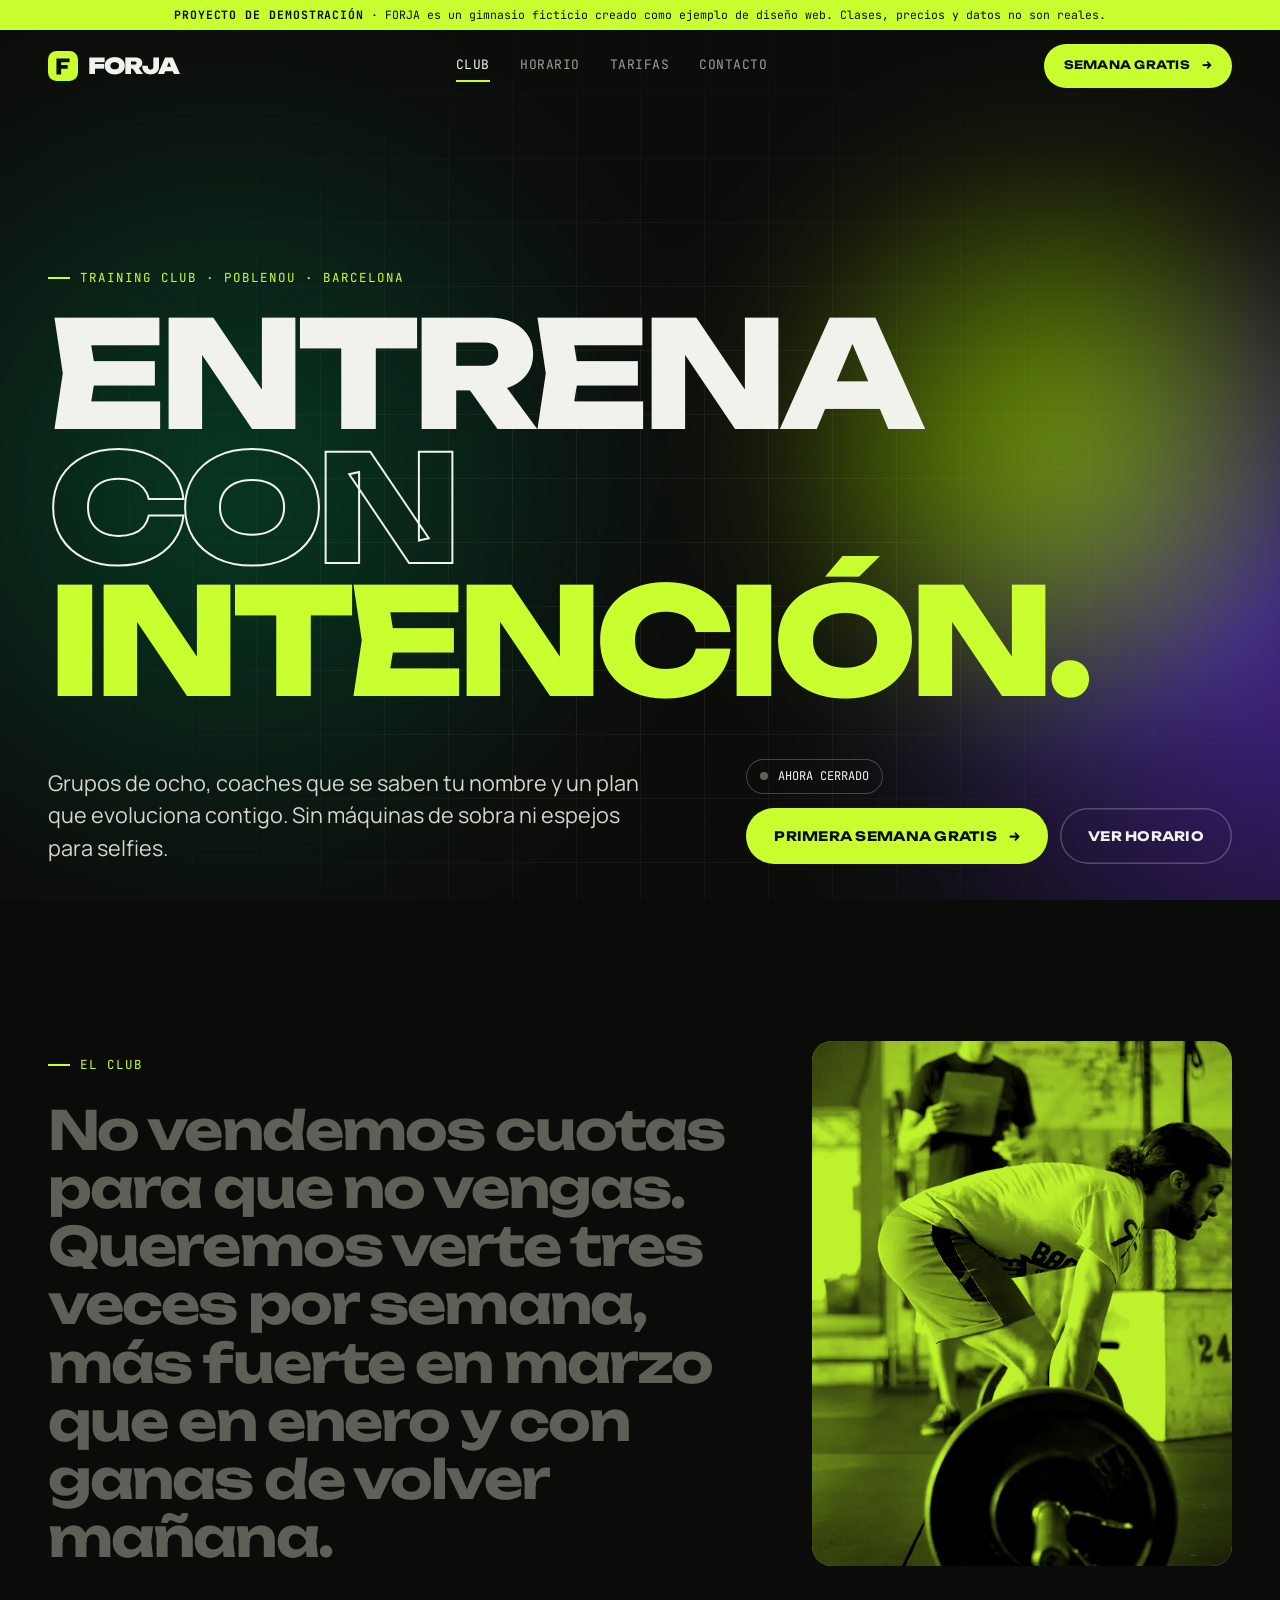
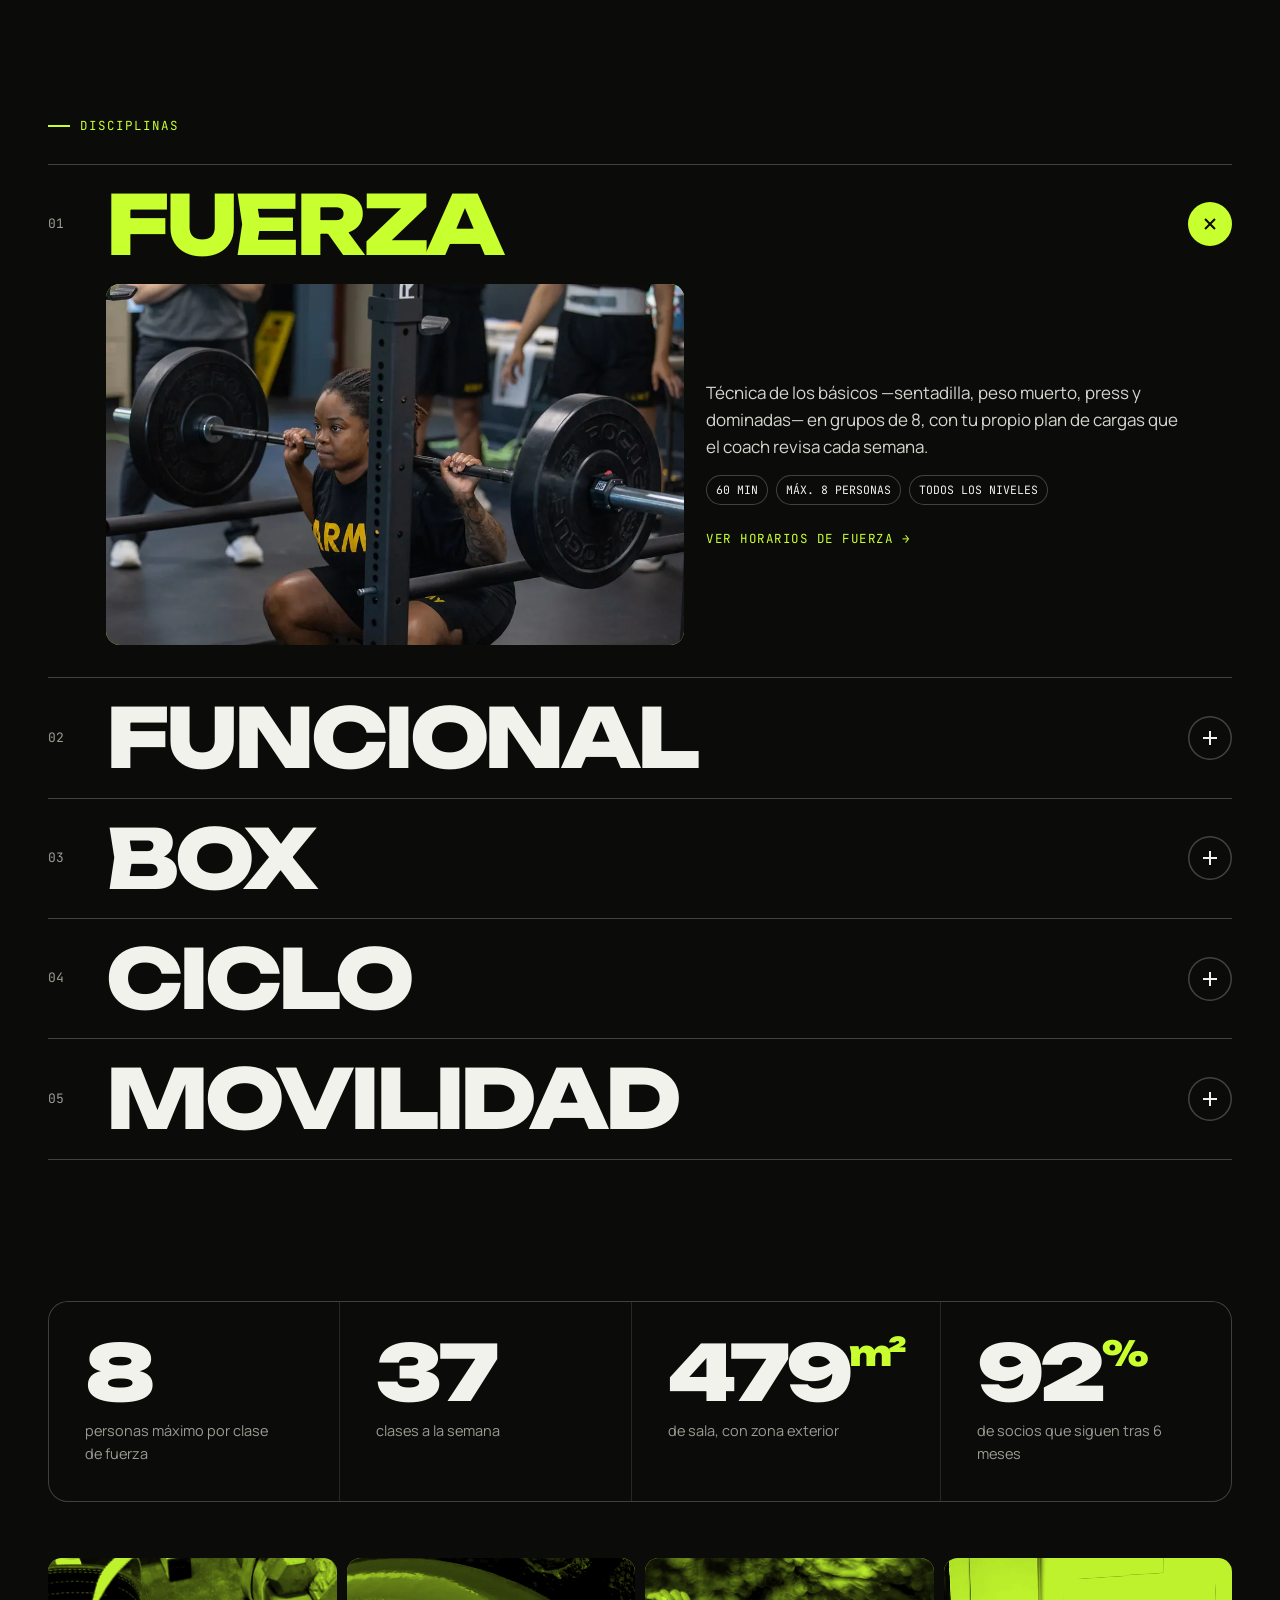
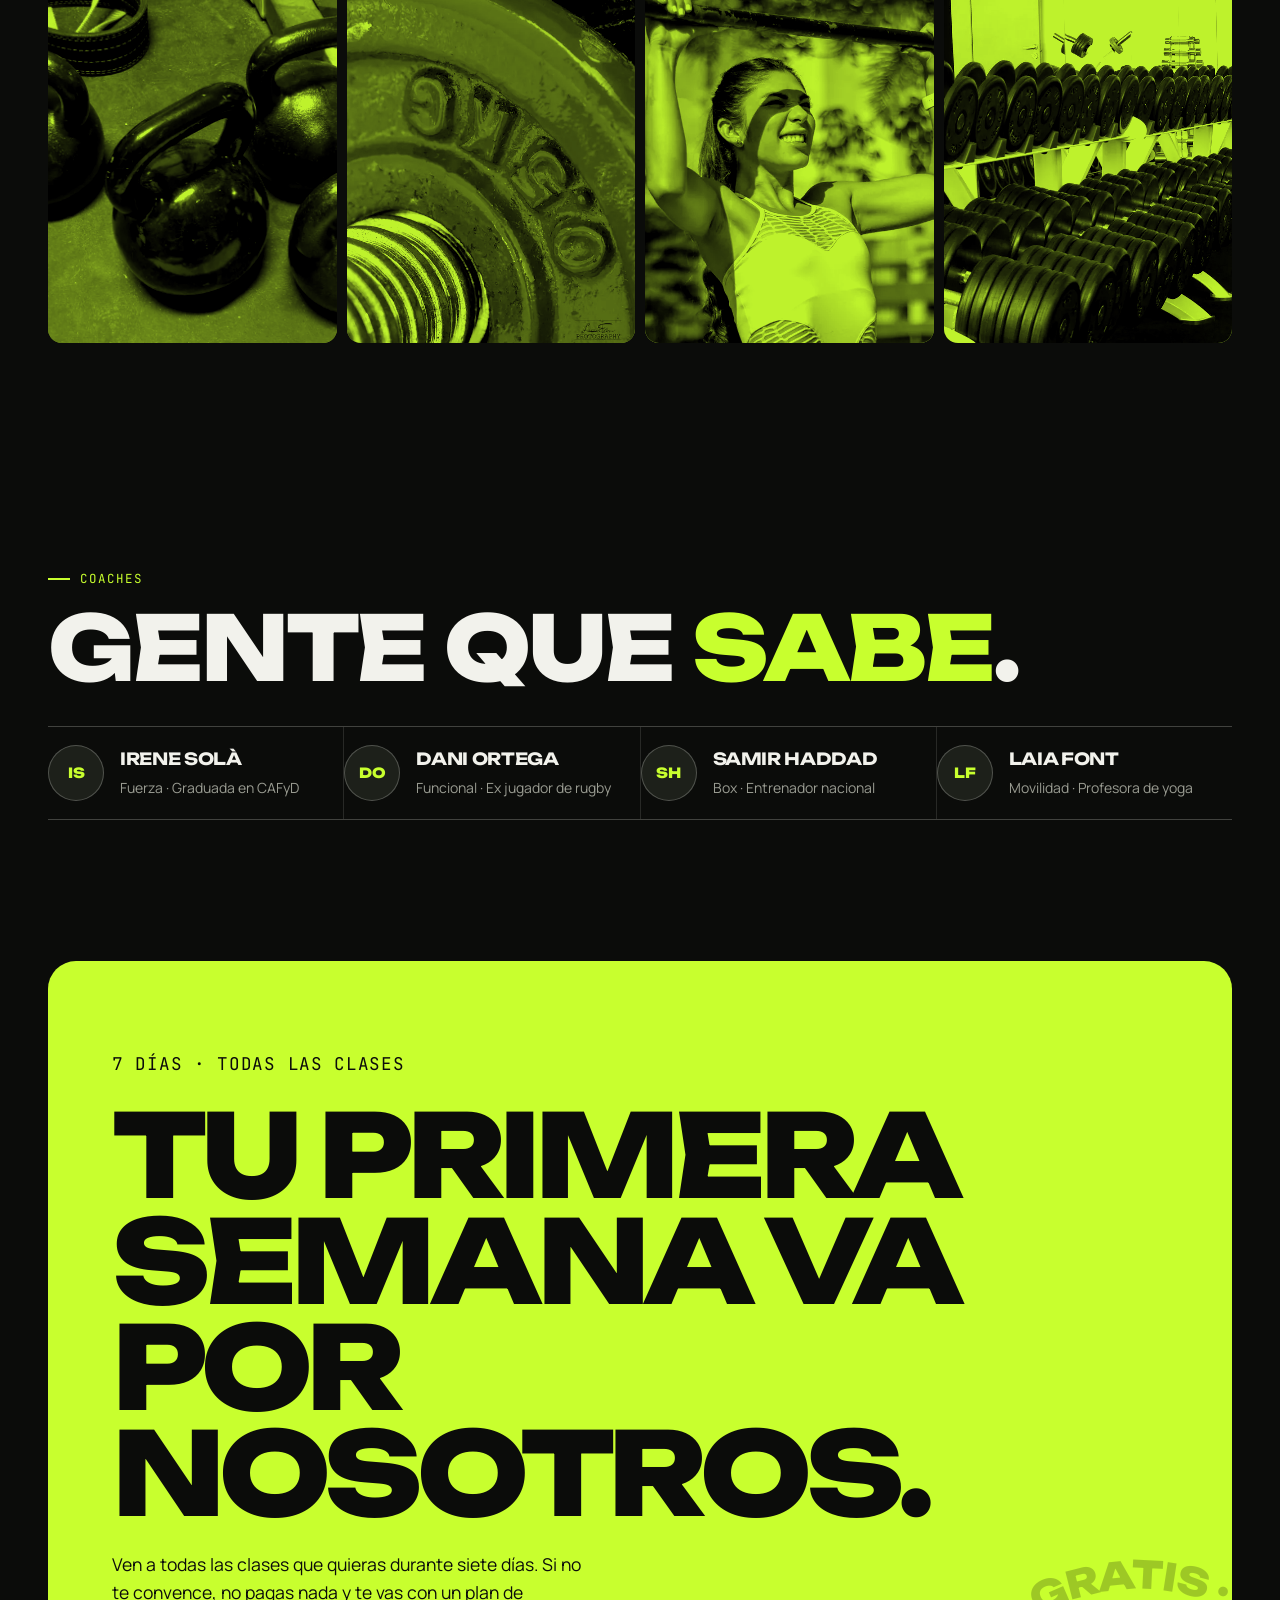
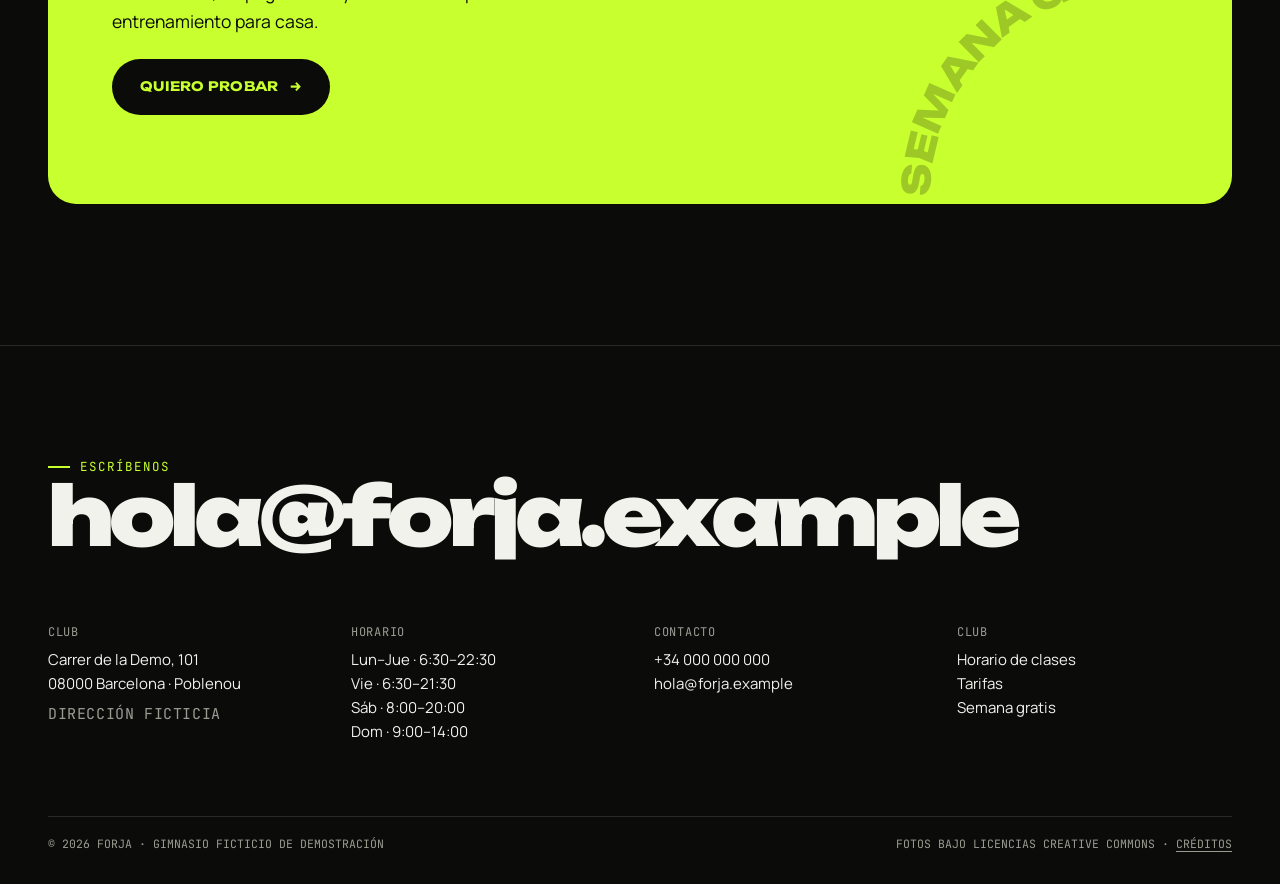
<file: index.html>
<!doctype html>
<html lang="es">
<head>
  <meta charset="utf-8">
  <meta name="viewport" content="width=device-width, initial-scale=1">
  <title>FORJA · Training Club · Poblenou, Barcelona</title>
  <meta name="description" content="Gimnasio de entrenamiento en grupos reducidos en Poblenou, Barcelona: fuerza, funcional, box, ciclo y movilidad. Primera semana gratis. (Web de demostración.)">
  <meta name="robots" content="noindex, nofollow">
  <meta name="theme-color" content="#0b0c0a">
  <link rel="icon" href="assets/img/favicon.svg" type="image/svg+xml">
  <link rel="preconnect" href="https://fonts.googleapis.com">
  <link rel="preconnect" href="https://fonts.gstatic.com" crossorigin>
  <link rel="stylesheet" href="https://fonts.googleapis.com/css2?family=JetBrains+Mono:wght@400;600&family=Manrope:wght@400;500;600;700&family=Unbounded:wght@600;700;800;900&display=swap">
  <link rel="stylesheet" href="styles.css?v=20260927">
  <script>document.documentElement.classList.add("js");setTimeout(function(){if(!window.__KB_OK)document.documentElement.classList.add("reveal-all");},3500);</script>
</head>
<body>
  <a class="skip-link" href="#main">Saltar al contenido</a>
  <div class="demo-bar" role="note"><span><b>Proyecto de demostración</b><span class="demo-long"> · FORJA es un gimnasio ficticio creado como ejemplo de diseño web. Clases, precios y datos no son reales.</span></span></div>
  <header class="nav" data-nav>
    <div class="nav-inner">
      <a class="logo" href="index.html" aria-label="FORJA, inicio"><svg class="logo-mark" viewBox="0 0 32 32" aria-hidden="true"><rect width="32" height="32" rx="9" fill="#c8ff2e"/><path d="M9 8h14v4h-9v3h7v4h-7v6H9z" fill="#0b0c0a"/></svg>Forja</a>
      <nav class="nav-links" aria-label="Principal">
        <a href="index.html" aria-current="page">Club</a>
        <a href="horario.html">Horario</a>
        <a href="tarifas.html">Tarifas</a>
        <a href="prueba.html">Contacto</a>
      </nav>
      <div class="nav-right">
        <a class="btn btn-small" href="prueba.html">Semana gratis <span class="ar">→</span></a>
        <button class="burger" type="button" aria-expanded="false" aria-controls="menu" aria-label="Abrir menú"><span></span><span></span></button>
      </div>
    </div>
  </header>
  <nav class="menu" id="menu" aria-hidden="true" aria-label="Menú móvil">
    <div>
      <a href="index.html">Club</a>
      <a href="horario.html">Horario</a>
      <a href="tarifas.html">Tarifas</a>
      <a href="prueba.html">Semana gratis</a>
    </div>
    <div class="menu-foot mono mute"><span>+34 000 000 000</span><span>hola@forja.example</span><span>Poblenou · Barcelona (dirección ficticia)</span></div>
  </nav>

  <main id="main">
    <section class="hero">
      <div class="hero-glow" aria-hidden="true"></div>
      <div class="hero-grid-bg" aria-hidden="true"></div>
      <div class="wrap">
        <p class="kicker" style="margin-bottom:22px">Training club · Poblenou · Barcelona</p>
        <h1 class="hero-title" aria-label="Entrena con intención">
          <span class="row"><span style="--d:60ms">Entrena</span></span>
          <span class="row"><span class="out" style="--d:160ms">con</span></span>
          <span class="row"><span class="lime" style="--d:260ms">intención.</span></span>
        </h1>
        <div class="hero-foot">
          <p class="lead">Grupos de ocho, coaches que se saben tu nombre y un plan que evoluciona contigo. Sin máquinas de sobra ni espejos para selfies.</p>
          <div>
            <p class="live" data-open-status style="margin-bottom:14px"><i></i><span class="label">Abierto de 6:30 a 22:30</span></p>
            <div class="hero-actions">
              <a class="btn" href="prueba.html">Primera semana gratis <span class="ar">→</span></a>
              <a class="btn btn-ghost" href="horario.html">Ver horario</a>
            </div>
          </div>
        </div>
      </div>
    </section>

    <section class="section manifesto" aria-label="Manifiesto">
      <div class="wrap manifesto-row">
        <div>
          <p class="kicker" data-reveal style="margin-bottom:26px">El club</p>
          <p class="big" data-words>No vendemos cuotas para que no vengas. Queremos verte <em>tres veces por semana</em>, más fuerte en marzo que en enero y con ganas de <em>volver mañana</em>.</p>
        </div>
        <div class="manifesto-img duo" data-reveal><img src="assets/img/hero-peso-muerto.webp" alt="Hombre preparándose para levantar una barra en peso muerto" width="1024" height="683" loading="eager" fetchpriority="high" decoding="async"></div>
      </div>
    </section>

    <section class="section" style="padding-top:0" aria-labelledby="disc-t">
      <div class="wrap">
        <p class="kicker" data-reveal>Disciplinas</p>
        <h2 id="disc-t" class="sr-only">Disciplinas</h2>
        <div class="disc" style="margin-top:28px">
        <div class="d-row is-open" data-reveal>
          <button class="d-head" type="button" aria-expanded="true" aria-controls="d-fuerza">
            <span class="n">01</span><h3>Fuerza</h3><span class="pl" aria-hidden="true"></span>
          </button>
          <div class="d-body" id="d-fuerza"><div><div class="d-inner">
            <div class="duo"><img src="assets/img/sentadilla.webp" alt="Sentadilla con barra en un rack" width="1024" height="683" loading="lazy" decoding="async"></div>
            <div><p>Técnica de los básicos —sentadilla, peso muerto, press y dominadas— en grupos de 8, con tu propio plan de cargas que el coach revisa cada semana.</p><div class="d-tags"><span>60 min</span><span>Máx. 8 personas</span><span>Todos los niveles</span></div><p style="margin-top:18px"><a class="lime mono" href="horario.html">Ver horarios de fuerza →</a></p></div>
          </div></div></div>
        </div>
        <div class="d-row" data-reveal>
          <button class="d-head" type="button" aria-expanded="false" aria-controls="d-funcional">
            <span class="n">02</span><h3>Funcional</h3><span class="pl" aria-hidden="true"></span>
          </button>
          <div class="d-body" id="d-funcional"><div><div class="d-inner">
            <div class="duo"><img src="assets/img/funcional.webp" alt="Barras, balones medicinales y cajones en una zona exterior" width="1024" height="768" loading="lazy" decoding="async"></div>
            <div><p>Circuitos de 45 minutos que mezclan fuerza, cardio y coordinación. Cambian cada día, así que nunca se hacen repetitivos.</p><div class="d-tags"><span>45 min</span><span>Máx. 14 personas</span><span>Intensidad media-alta</span></div><p style="margin-top:18px"><a class="lime mono" href="horario.html">Ver horarios de funcional →</a></p></div>
          </div></div></div>
        </div>
        <div class="d-row" data-reveal>
          <button class="d-head" type="button" aria-expanded="false" aria-controls="d-box">
            <span class="n">03</span><h3>Box</h3><span class="pl" aria-hidden="true"></span>
          </button>
          <div class="d-body" id="d-box"><div><div class="d-inner">
            <div class="duo"><img src="assets/img/boxeo.webp" alt="Ring de boxeo con un saco colgado, en blanco y negro" width="1023" height="567" loading="lazy" decoding="async"></div>
            <div><p>Técnica de boxeo sin contacto: saco, manoplas y mucho trabajo de pies. Guantes y vendas incluidos las primeras semanas.</p><div class="d-tags"><span>60 min</span><span>Máx. 12 personas</span><span>Sin contacto</span></div><p style="margin-top:18px"><a class="lime mono" href="horario.html">Ver horarios de box →</a></p></div>
          </div></div></div>
        </div>
        <div class="d-row" data-reveal>
          <button class="d-head" type="button" aria-expanded="false" aria-controls="d-ciclo">
            <span class="n">04</span><h3>Ciclo</h3><span class="pl" aria-hidden="true"></span>
          </button>
          <div class="d-body" id="d-ciclo"><div><div class="d-inner">
            <div class="duo"><img src="assets/img/ciclo.webp" alt="Sala de bicicletas estáticas" width="1024" height="765" loading="lazy" decoding="async"></div>
            <div><p>Bicicleta indoor por bloques de potencia, con música en directo los viernes por la tarde. Sales empapado y con la cabeza despejada.</p><div class="d-tags"><span>45 min</span><span>Máx. 20 bicis</span><span>Cardio</span></div><p style="margin-top:18px"><a class="lime mono" href="horario.html">Ver horarios de ciclo →</a></p></div>
          </div></div></div>
        </div>
        <div class="d-row" data-reveal>
          <button class="d-head" type="button" aria-expanded="false" aria-controls="d-movilidad">
            <span class="n">05</span><h3>Movilidad</h3><span class="pl" aria-hidden="true"></span>
          </button>
          <div class="d-body" id="d-movilidad"><div><div class="d-inner">
            <div class="duo"><img src="assets/img/yoga.webp" alt="Clase de yoga en una sala de parqué" width="1024" height="768" loading="lazy" decoding="async"></div>
            <div><p>Yoga y movilidad articular para compensar el resto de la semana. Imprescindible si te pasas el día sentado.</p><div class="d-tags"><span>50 min</span><span>Máx. 16 personas</span><span>Recuperación</span></div><p style="margin-top:18px"><a class="lime mono" href="horario.html">Ver horarios de movilidad →</a></p></div>
          </div></div></div>
        </div>
        </div>
      </div>
    </section>

    <section class="section" style="padding-top:0" aria-label="Cifras">
      <div class="wrap">
        <div class="stats" data-reveal>
          <div class="stat"><b data-count="8">8</b><span>personas máximo por clase de fuerza</span></div>
          <div class="stat"><b data-count="37">37</b><span>clases a la semana</span></div>
          <div class="stat"><b data-count="480">480<sup>m²</sup></b><span>de sala, con zona exterior</span></div>
          <div class="stat"><b data-count="92">92<sup>%</sup></b><span>de socios que siguen tras 6 meses</span></div>
        </div>
        <div class="strip" style="margin-top:56px" aria-hidden="true">
          <div class="duo" data-reveal><img src="assets/img/kettlebells.webp" alt="" width="1024" height="783" loading="lazy" decoding="async"></div>
          <div class="duo" data-reveal style="--d:80ms"><img src="assets/img/disco.webp" alt="" width="1024" height="684" loading="lazy" decoding="async"></div>
          <div class="duo" data-reveal style="--d:160ms"><img src="assets/img/dominadas.webp" alt="" width="1024" height="683" loading="lazy" decoding="async"></div>
          <div class="duo" data-reveal style="--d:240ms"><img src="assets/img/rack-mancuernas.webp" alt="" width="1024" height="768" loading="lazy" decoding="async"></div>
        </div>
      </div>
    </section>

    <section class="section" style="padding-top:clamp(40px,6vw,80px)" aria-labelledby="coach-t">
      <div class="wrap">
        <p class="kicker" data-reveal>Coaches</p>
        <h2 id="coach-t" data-reveal style="font-size:clamp(2.4rem,7vw,6rem);margin:18px 0 36px">Gente que <span class="lime">sabe</span>.</h2>
        <div class="coaches">
          <div class="coach" data-reveal><span class="av">IS</span><div><b>Irene Solà</b><span>Fuerza · Graduada en CAFyD</span></div></div>
          <div class="coach" data-reveal style="--d:80ms"><span class="av">DO</span><div><b>Dani Ortega</b><span>Funcional · Ex jugador de rugby</span></div></div>
          <div class="coach" data-reveal style="--d:160ms"><span class="av">SH</span><div><b>Samir Haddad</b><span>Box · Entrenador nacional</span></div></div>
          <div class="coach" data-reveal style="--d:240ms"><span class="av">LF</span><div><b>Laia Font</b><span>Movilidad · Profesora de yoga</span></div></div>
        </div>
      </div>
    </section>

    <section class="section" style="padding-top:0">
      <div class="wrap">
        <div class="cta" data-reveal>
          <svg class="cta-ring" viewBox="0 0 300 300" aria-hidden="true"><defs><path id="cr" d="M150,150 m-120,0 a120,120 0 1,1 240,0 a120,120 0 1,1 -240,0"/></defs><g><text><textPath href="#cr" textLength="740">SEMANA GRATIS · SIN MATRÍCULA · SIN PERMANENCIA ·</textPath></text></g></svg>
          <p class="mono">7 días · todas las clases</p>
          <h2>Tu primera<br>semana va<br>por nosotros.</h2>
          <p>Ven a todas las clases que quieras durante siete días. Si no te convence, no pagas nada y te vas con un plan de entrenamiento para casa.</p>
          <a class="btn" href="prueba.html">Quiero probar <span class="ar">→</span></a>
        </div>
      </div>
    </section>
  </main>

  <footer class="footer">
    <div class="wrap">
      <p class="kicker">Escríbenos</p>
      <a class="foot-mail" href="prueba.html"><span>hola@forja.example</span></a>
      <div class="foot-grid">
        <div><h2>Club</h2><p>Carrer de la Demo, 101<br>08000 Barcelona · Poblenou</p><p class="mono mute" style="margin-top:6px">Dirección ficticia</p></div>
        <div><h2>Horario</h2><ul><li>Lun–Jue · 6:30–22:30</li><li>Vie · 6:30–21:30</li><li>Sáb · 8:00–20:00</li><li>Dom · 9:00–14:00</li></ul></div>
        <div><h2>Contacto</h2><ul><li>+34 000 000 000</li><li>hola@forja.example</li></ul></div>
        <div><h2>Club</h2><ul><li><a href="horario.html">Horario de clases</a></li><li><a href="tarifas.html">Tarifas</a></li><li><a href="prueba.html">Semana gratis</a></li></ul></div>
      </div>
      <div class="foot-bottom"><span>© 2026 FORJA · Gimnasio ficticio de demostración</span><span>Fotos bajo licencias Creative Commons · <a href="creditos.html">Créditos</a></span></div>
    </div>
  </footer>
  <script defer src="lib/gsap.min.js?v=20260927"></script>
  <script defer src="lib/ScrollTrigger.min.js?v=20260927"></script>
  <script defer src="lib/manifest.js?v=20260927"></script>
  <script defer src="main.js?v=20260927"></script>
</body>
</html>
</file>
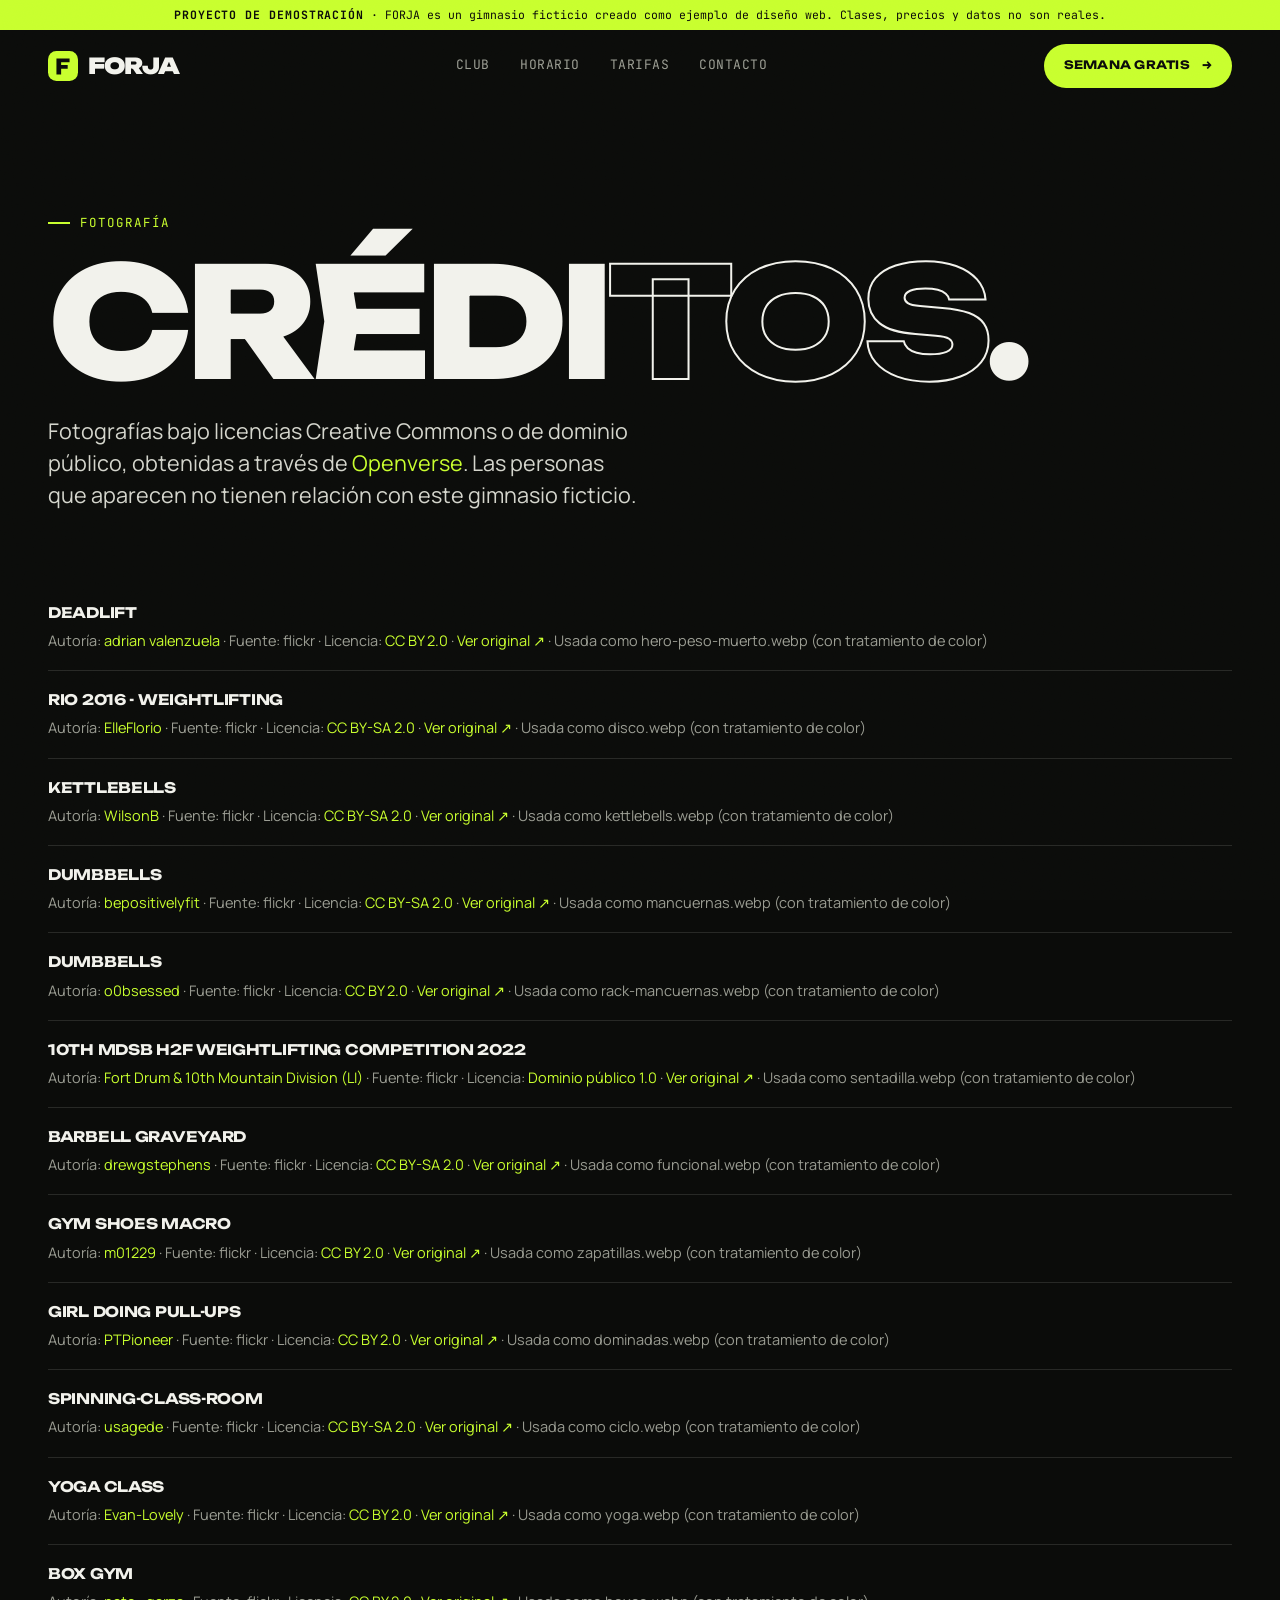
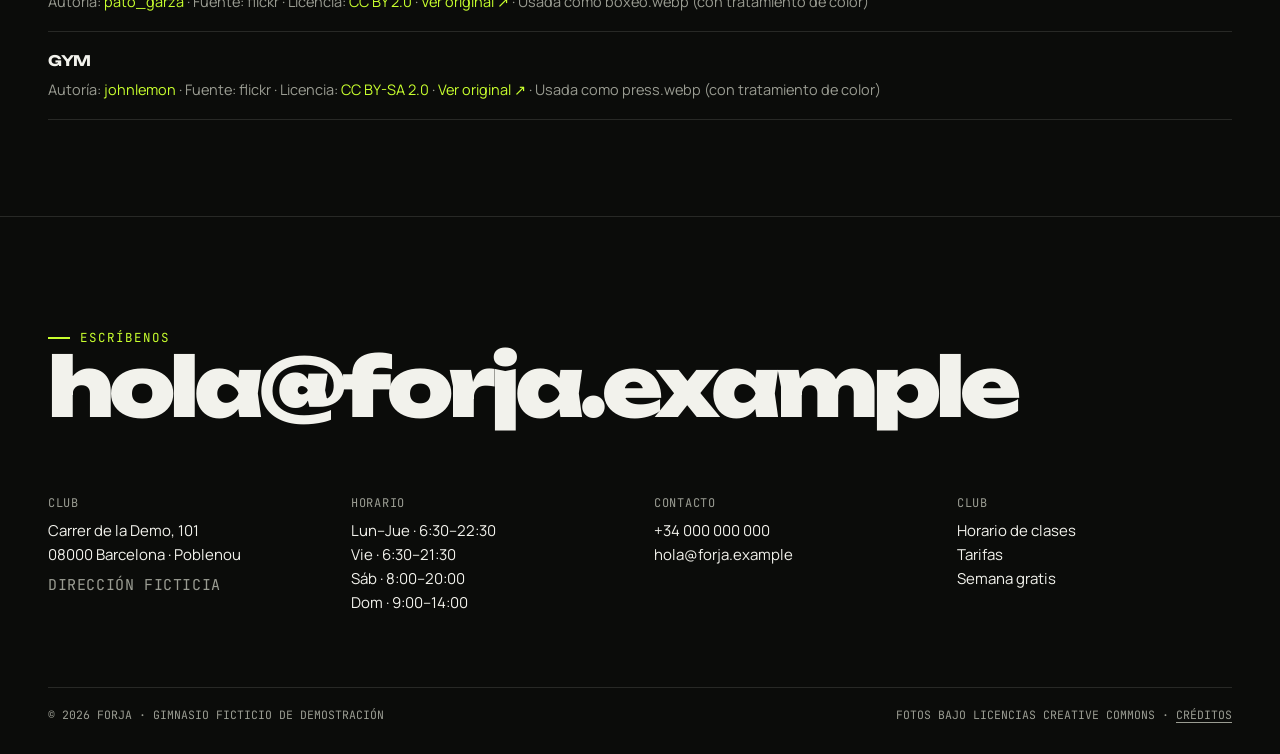
<file: creditos.html>
<!doctype html>
<html lang="es">
<head>
  <meta charset="utf-8">
  <meta name="viewport" content="width=device-width, initial-scale=1">
  <title>Créditos fotográficos · FORJA</title>
  <meta name="description" content="Autoría y licencias de las fotografías de la web de demostración de FORJA.">
  <meta name="robots" content="noindex, nofollow">
  <meta name="theme-color" content="#0b0c0a">
  <link rel="icon" href="assets/img/favicon.svg" type="image/svg+xml">
  <link rel="preconnect" href="https://fonts.googleapis.com">
  <link rel="preconnect" href="https://fonts.gstatic.com" crossorigin>
  <link rel="stylesheet" href="https://fonts.googleapis.com/css2?family=JetBrains+Mono:wght@400;600&family=Manrope:wght@400;500;600;700&family=Unbounded:wght@600;700;800;900&display=swap">
  <link rel="stylesheet" href="styles.css?v=20260927">
  <script>document.documentElement.classList.add("js");setTimeout(function(){if(!window.__KB_OK)document.documentElement.classList.add("reveal-all");},3500);</script>
</head>
<body>
  <a class="skip-link" href="#main">Saltar al contenido</a>
  <div class="demo-bar" role="note"><span><b>Proyecto de demostración</b><span class="demo-long"> · FORJA es un gimnasio ficticio creado como ejemplo de diseño web. Clases, precios y datos no son reales.</span></span></div>
  <header class="nav" data-nav>
    <div class="nav-inner">
      <a class="logo" href="index.html" aria-label="FORJA, inicio"><svg class="logo-mark" viewBox="0 0 32 32" aria-hidden="true"><rect width="32" height="32" rx="9" fill="#c8ff2e"/><path d="M9 8h14v4h-9v3h7v4h-7v6H9z" fill="#0b0c0a"/></svg>Forja</a>
      <nav class="nav-links" aria-label="Principal">
        <a href="index.html">Club</a>
        <a href="horario.html">Horario</a>
        <a href="tarifas.html">Tarifas</a>
        <a href="prueba.html">Contacto</a>
      </nav>
      <div class="nav-right">
        <a class="btn btn-small" href="prueba.html">Semana gratis <span class="ar">→</span></a>
        <button class="burger" type="button" aria-expanded="false" aria-controls="menu" aria-label="Abrir menú"><span></span><span></span></button>
      </div>
    </div>
  </header>
  <nav class="menu" id="menu" aria-hidden="true" aria-label="Menú móvil">
    <div>
      <a href="index.html">Club</a>
      <a href="horario.html">Horario</a>
      <a href="tarifas.html">Tarifas</a>
      <a href="prueba.html">Semana gratis</a>
    </div>
    <div class="menu-foot mono mute"><span>+34 000 000 000</span><span>hola@forja.example</span><span>Poblenou · Barcelona (dirección ficticia)</span></div>
  </nav>

  <main id="main">
    <header class="page-head"><div class="wrap"><p class="kicker">Fotografía</p><h1>Crédi<span class="out">tos</span>.</h1><p class="lead">Fotografías bajo licencias Creative Commons o de dominio público, obtenidas a través de <a class="lime" href="https://openverse.org" target="_blank" rel="noopener">Openverse</a>. Las personas que aparecen no tienen relación con este gimnasio ficticio.</p></div></header>
    <div class="wrap" style="padding-bottom:96px"><ul class="credits">
        <li><strong>deadlift</strong><span class="mute">Autoría: <a href="https://www.flickr.com/photos/86867910@N00" target="_blank" rel="noopener">adrian valenzuela</a> · Fuente: flickr · Licencia: <a href="https://creativecommons.org/licenses/by/2.0/" target="_blank" rel="noopener">CC BY 2.0</a> · <a href="https://www.flickr.com/photos/86867910@N00/8707529607" target="_blank" rel="noopener">Ver original ↗</a> · Usada como hero-peso-muerto.webp (con tratamiento de color)</span></li>
        <li><strong>Rio 2016 - Weightlifting</strong><span class="mute">Autoría: <a href="https://www.flickr.com/photos/91423413@N02" target="_blank" rel="noopener">ElleFlorio</a> · Fuente: flickr · Licencia: <a href="https://creativecommons.org/licenses/by-sa/2.0/" target="_blank" rel="noopener">CC BY-SA 2.0</a> · <a href="https://www.flickr.com/photos/91423413@N02/29002287735" target="_blank" rel="noopener">Ver original ↗</a> · Usada como disco.webp (con tratamiento de color)</span></li>
        <li><strong>Kettlebells</strong><span class="mute">Autoría: <a href="https://www.flickr.com/photos/27504933@N00" target="_blank" rel="noopener">WilsonB</a> · Fuente: flickr · Licencia: <a href="https://creativecommons.org/licenses/by-sa/2.0/" target="_blank" rel="noopener">CC BY-SA 2.0</a> · <a href="https://www.flickr.com/photos/27504933@N00/2848737069" target="_blank" rel="noopener">Ver original ↗</a> · Usada como kettlebells.webp (con tratamiento de color)</span></li>
        <li><strong>Dumbbells</strong><span class="mute">Autoría: <a href="https://www.flickr.com/photos/32749811@N08" target="_blank" rel="noopener">bepositivelyfit</a> · Fuente: flickr · Licencia: <a href="https://creativecommons.org/licenses/by-sa/2.0/" target="_blank" rel="noopener">CC BY-SA 2.0</a> · <a href="https://www.flickr.com/photos/32749811@N08/3401138347" target="_blank" rel="noopener">Ver original ↗</a> · Usada como mancuernas.webp (con tratamiento de color)</span></li>
        <li><strong>dumbbells</strong><span class="mute">Autoría: <a href="https://www.flickr.com/photos/25330908@N05" target="_blank" rel="noopener">o0bsessed</a> · Fuente: flickr · Licencia: <a href="https://creativecommons.org/licenses/by/2.0/" target="_blank" rel="noopener">CC BY 2.0</a> · <a href="https://www.flickr.com/photos/25330908@N05/2393321524" target="_blank" rel="noopener">Ver original ↗</a> · Usada como rack-mancuernas.webp (con tratamiento de color)</span></li>
        <li><strong>10th MDSB H2F Weightlifting Competition 2022</strong><span class="mute">Autoría: <a href="https://www.flickr.com/photos/62309569@N03" target="_blank" rel="noopener">Fort Drum &amp; 10th Mountain Division (LI)</a> · Fuente: flickr · Licencia: <a href="https://creativecommons.org/publicdomain/mark/1.0/" target="_blank" rel="noopener">Dominio público 1.0</a> · <a href="https://www.flickr.com/photos/62309569@N03/52494757621" target="_blank" rel="noopener">Ver original ↗</a> · Usada como sentadilla.webp (con tratamiento de color)</span></li>
        <li><strong>Barbell graveyard</strong><span class="mute">Autoría: <a href="https://www.flickr.com/photos/22809317@N04" target="_blank" rel="noopener">drewgstephens</a> · Fuente: flickr · Licencia: <a href="https://creativecommons.org/licenses/by-sa/2.0/" target="_blank" rel="noopener">CC BY-SA 2.0</a> · <a href="https://www.flickr.com/photos/22809317@N04/6177995406" target="_blank" rel="noopener">Ver original ↗</a> · Usada como funcional.webp (con tratamiento de color)</span></li>
        <li><strong>Gym shoes macro</strong><span class="mute">Autoría: <a href="https://www.flickr.com/photos/39908901@N06" target="_blank" rel="noopener">m01229</a> · Fuente: flickr · Licencia: <a href="https://creativecommons.org/licenses/by/2.0/" target="_blank" rel="noopener">CC BY 2.0</a> · <a href="https://www.flickr.com/photos/39908901@N06/8538482488" target="_blank" rel="noopener">Ver original ↗</a> · Usada como zapatillas.webp (con tratamiento de color)</span></li>
        <li><strong>Girl doing pull-ups</strong><span class="mute">Autoría: <a href="https://www.flickr.com/photos/182613284@N02" target="_blank" rel="noopener">PTPioneer</a> · Fuente: flickr · Licencia: <a href="https://creativecommons.org/licenses/by/2.0/" target="_blank" rel="noopener">CC BY 2.0</a> · <a href="https://www.flickr.com/photos/182613284@N02/48441668177" target="_blank" rel="noopener">Ver original ↗</a> · Usada como dominadas.webp (con tratamiento de color)</span></li>
        <li><strong>Spinning-Class-Room</strong><span class="mute">Autoría: <a href="https://www.flickr.com/photos/92734975@N00" target="_blank" rel="noopener">usagede</a> · Fuente: flickr · Licencia: <a href="https://creativecommons.org/licenses/by-sa/2.0/" target="_blank" rel="noopener">CC BY-SA 2.0</a> · <a href="https://www.flickr.com/photos/92734975@N00/6145015660" target="_blank" rel="noopener">Ver original ↗</a> · Usada como ciclo.webp (con tratamiento de color)</span></li>
        <li><strong>Yoga Class</strong><span class="mute">Autoría: <a href="https://www.flickr.com/photos/70797980@N00" target="_blank" rel="noopener">Evan-Lovely</a> · Fuente: flickr · Licencia: <a href="https://creativecommons.org/licenses/by/2.0/" target="_blank" rel="noopener">CC BY 2.0</a> · <a href="https://www.flickr.com/photos/70797980@N00/2469723809" target="_blank" rel="noopener">Ver original ↗</a> · Usada como yoga.webp (con tratamiento de color)</span></li>
        <li><strong>box gym</strong><span class="mute">Autoría: <a href="https://www.flickr.com/photos/79768538@N00" target="_blank" rel="noopener">pato_garza</a> · Fuente: flickr · Licencia: <a href="https://creativecommons.org/licenses/by/2.0/" target="_blank" rel="noopener">CC BY 2.0</a> · <a href="https://www.flickr.com/photos/79768538@N00/2534190250" target="_blank" rel="noopener">Ver original ↗</a> · Usada como boxeo.webp (con tratamiento de color)</span></li>
        <li><strong>gym</strong><span class="mute">Autoría: <a href="https://www.flickr.com/photos/70209763@N00" target="_blank" rel="noopener">johnlemon</a> · Fuente: flickr · Licencia: <a href="https://creativecommons.org/licenses/by-sa/2.0/" target="_blank" rel="noopener">CC BY-SA 2.0</a> · <a href="https://www.flickr.com/photos/70209763@N00/570015643" target="_blank" rel="noopener">Ver original ↗</a> · Usada como press.webp (con tratamiento de color)</span></li>
    </ul></div>
  </main>

  <footer class="footer">
    <div class="wrap">
      <p class="kicker">Escríbenos</p>
      <a class="foot-mail" href="prueba.html"><span>hola@forja.example</span></a>
      <div class="foot-grid">
        <div><h2>Club</h2><p>Carrer de la Demo, 101<br>08000 Barcelona · Poblenou</p><p class="mono mute" style="margin-top:6px">Dirección ficticia</p></div>
        <div><h2>Horario</h2><ul><li>Lun–Jue · 6:30–22:30</li><li>Vie · 6:30–21:30</li><li>Sáb · 8:00–20:00</li><li>Dom · 9:00–14:00</li></ul></div>
        <div><h2>Contacto</h2><ul><li>+34 000 000 000</li><li>hola@forja.example</li></ul></div>
        <div><h2>Club</h2><ul><li><a href="horario.html">Horario de clases</a></li><li><a href="tarifas.html">Tarifas</a></li><li><a href="prueba.html">Semana gratis</a></li></ul></div>
      </div>
      <div class="foot-bottom"><span>© 2026 FORJA · Gimnasio ficticio de demostración</span><span>Fotos bajo licencias Creative Commons · <a href="creditos.html">Créditos</a></span></div>
    </div>
  </footer>
  <script defer src="lib/gsap.min.js?v=20260927"></script>
  <script defer src="lib/ScrollTrigger.min.js?v=20260927"></script>
  <script defer src="lib/manifest.js?v=20260927"></script>
  <script defer src="main.js?v=20260927"></script>
</body>
</html>
</file>
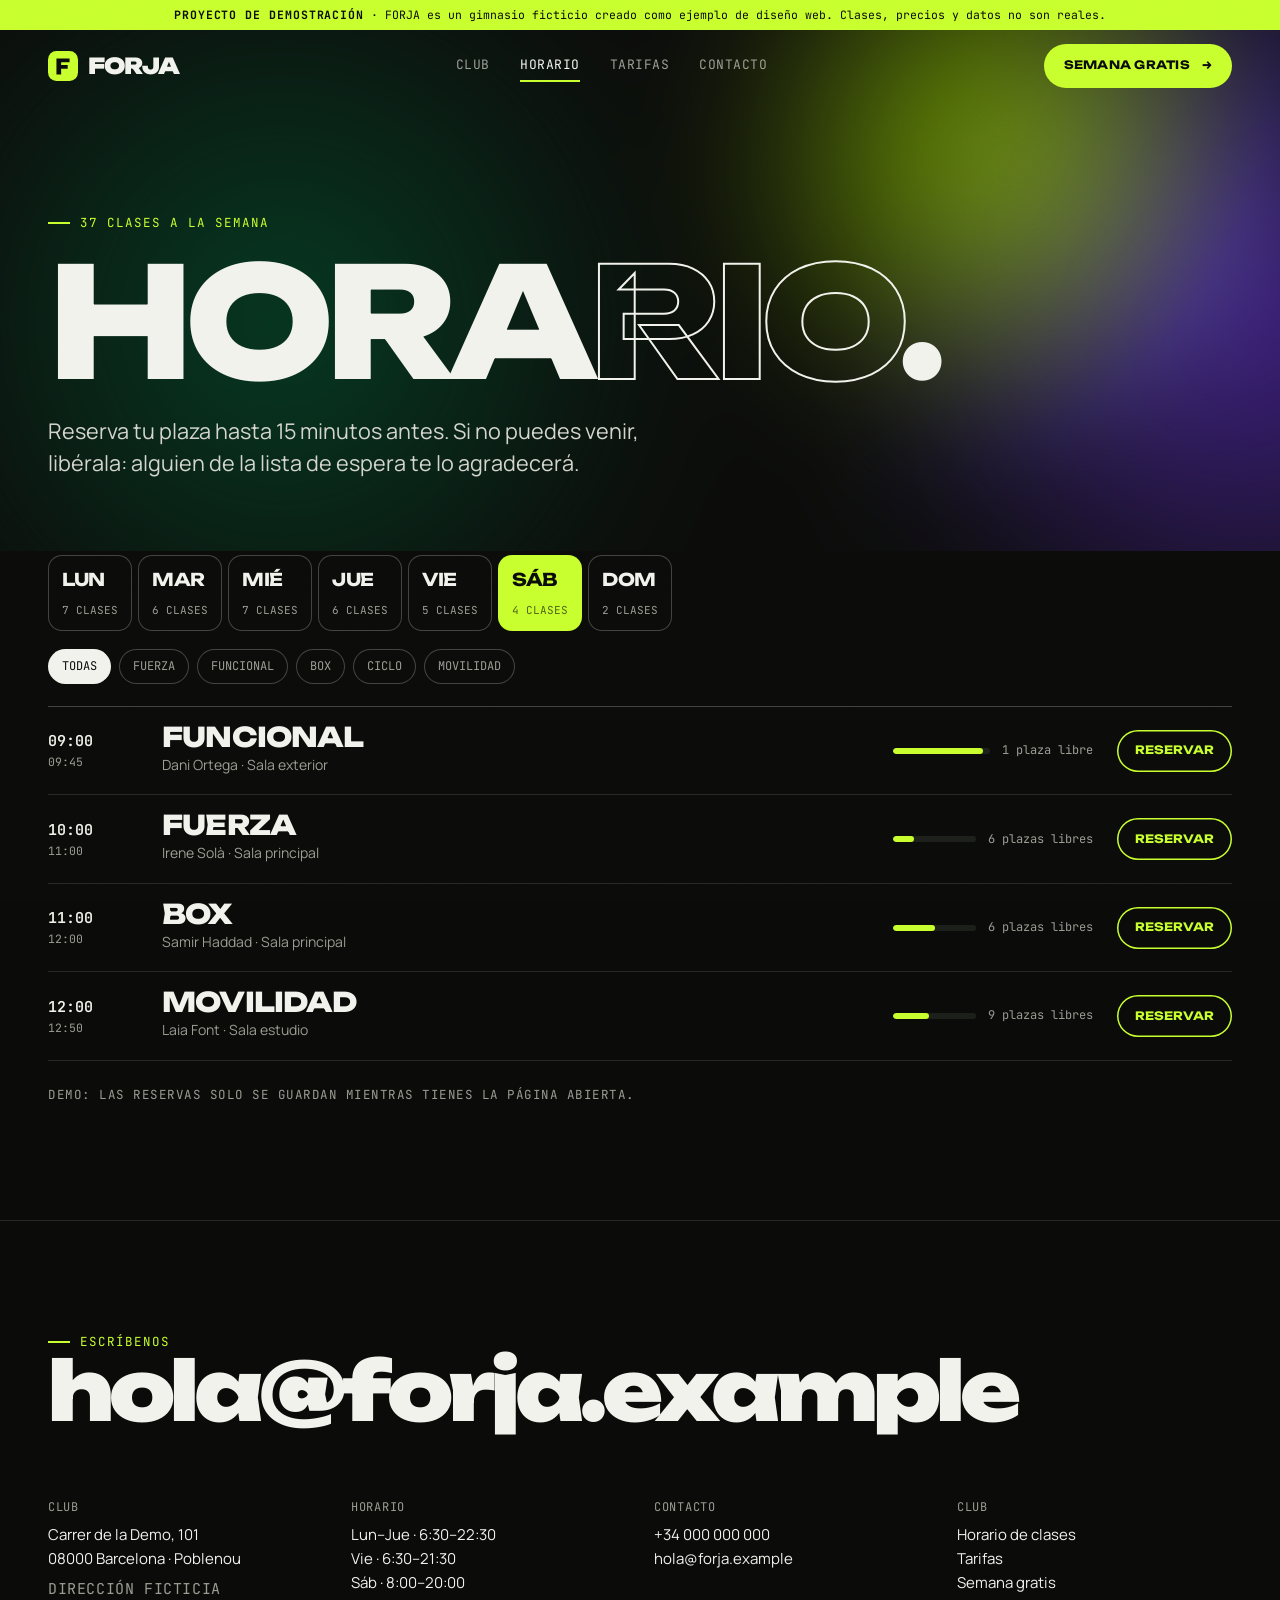
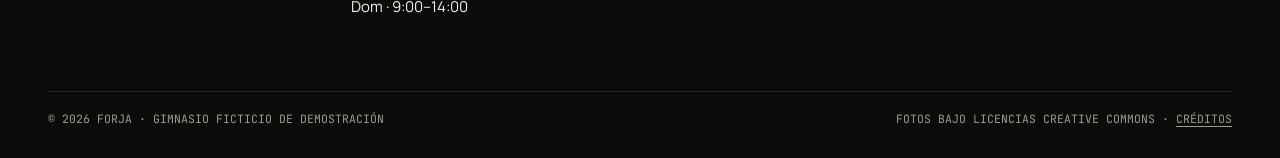
<file: horario.html>
<!doctype html>
<html lang="es">
<head>
  <meta charset="utf-8">
  <meta name="viewport" content="width=device-width, initial-scale=1">
  <title>Horario de clases · FORJA Training Club</title>
  <meta name="description" content="Horario semanal de clases de FORJA: fuerza, funcional, box, ciclo y movilidad, con plazas en tiempo real. (Web de demostración.)">
  <meta name="robots" content="noindex, nofollow">
  <meta name="theme-color" content="#0b0c0a">
  <link rel="icon" href="assets/img/favicon.svg" type="image/svg+xml">
  <link rel="preconnect" href="https://fonts.googleapis.com">
  <link rel="preconnect" href="https://fonts.gstatic.com" crossorigin>
  <link rel="stylesheet" href="https://fonts.googleapis.com/css2?family=JetBrains+Mono:wght@400;600&family=Manrope:wght@400;500;600;700&family=Unbounded:wght@600;700;800;900&display=swap">
  <link rel="stylesheet" href="styles.css?v=20260927">
  <script>document.documentElement.classList.add("js");setTimeout(function(){if(!window.__KB_OK)document.documentElement.classList.add("reveal-all");},3500);</script>
</head>
<body>
  <a class="skip-link" href="#main">Saltar al contenido</a>
  <div class="demo-bar" role="note"><span><b>Proyecto de demostración</b><span class="demo-long"> · FORJA es un gimnasio ficticio creado como ejemplo de diseño web. Clases, precios y datos no son reales.</span></span></div>
  <header class="nav" data-nav>
    <div class="nav-inner">
      <a class="logo" href="index.html" aria-label="FORJA, inicio"><svg class="logo-mark" viewBox="0 0 32 32" aria-hidden="true"><rect width="32" height="32" rx="9" fill="#c8ff2e"/><path d="M9 8h14v4h-9v3h7v4h-7v6H9z" fill="#0b0c0a"/></svg>Forja</a>
      <nav class="nav-links" aria-label="Principal">
        <a href="index.html">Club</a>
        <a href="horario.html" aria-current="page">Horario</a>
        <a href="tarifas.html">Tarifas</a>
        <a href="prueba.html">Contacto</a>
      </nav>
      <div class="nav-right">
        <a class="btn btn-small" href="prueba.html">Semana gratis <span class="ar">→</span></a>
        <button class="burger" type="button" aria-expanded="false" aria-controls="menu" aria-label="Abrir menú"><span></span><span></span></button>
      </div>
    </div>
  </header>
  <nav class="menu" id="menu" aria-hidden="true" aria-label="Menú móvil">
    <div>
      <a href="index.html">Club</a>
      <a href="horario.html">Horario</a>
      <a href="tarifas.html">Tarifas</a>
      <a href="prueba.html">Semana gratis</a>
    </div>
    <div class="menu-foot mono mute"><span>+34 000 000 000</span><span>hola@forja.example</span><span>Poblenou · Barcelona (dirección ficticia)</span></div>
  </nav>

  <main id="main">
    <header class="page-head">
      <div class="hero-glow" aria-hidden="true"></div>
      <div class="wrap">
        <p class="kicker">37 clases a la semana</p>
        <h1>Hora<span class="out">rio</span>.</h1>
        <p class="lead">Reserva tu plaza hasta 15 minutos antes. Si no puedes venir, libérala: alguien de la lista de espera te lo agradecerá.</p>
      </div>
    </header>
    <section class="wrap" data-schedule aria-label="Horario semanal" style="padding-bottom:clamp(64px,9vw,120px)">
      <div class="days" role="tablist" aria-label="Día de la semana"><button type="button" role="tab" data-day="1" aria-selected="false"><b>Lun</b><span>7 clases</span></button><button type="button" role="tab" data-day="2" aria-selected="false"><b>Mar</b><span>6 clases</span></button><button type="button" role="tab" data-day="3" aria-selected="false"><b>Mié</b><span>7 clases</span></button><button type="button" role="tab" data-day="4" aria-selected="false"><b>Jue</b><span>6 clases</span></button><button type="button" role="tab" data-day="5" aria-selected="false"><b>Vie</b><span>5 clases</span></button><button type="button" role="tab" data-day="6" aria-selected="false"><b>Sáb</b><span>4 clases</span></button><button type="button" role="tab" data-day="0" aria-selected="false"><b>Dom</b><span>2 clases</span></button></div>
      <div class="chips" role="group" aria-label="Filtrar por disciplina"><button type="button" data-type="todas" aria-pressed="true">Todas</button><button type="button" data-type="fuerza" aria-pressed="false">Fuerza</button><button type="button" data-type="funcional" aria-pressed="false">Funcional</button><button type="button" data-type="box" aria-pressed="false">Box</button><button type="button" data-type="ciclo" aria-pressed="false">Ciclo</button><button type="button" data-type="movilidad" aria-pressed="false">Movilidad</button></div>
      <ul class="slots">
        <li class="slot" data-day="1" data-type="fuerza" data-cap="8" data-taken="3">
          <span class="t">07:00<small>08:00</small></span>
          <div><h3>Fuerza</h3><p class="meta"><span class="sr-only">Lunes · </span>Irene Solà · Sala principal</p></div>
          <div class="cap"><span class="bar"><i style="width:38%"></i></span><span class="left">5 plazas libres</span></div>
          <button class="book" type="button">Reservar</button>
        </li>
        <li class="slot" data-day="1" data-type="funcional" data-cap="14" data-taken="4">
          <span class="t">08:00<small>08:45</small></span>
          <div><h3>Funcional</h3><p class="meta"><span class="sr-only">Lunes · </span>Dani Ortega · Sala exterior</p></div>
          <div class="cap"><span class="bar"><i style="width:29%"></i></span><span class="left">10 plazas libres</span></div>
          <button class="book" type="button">Reservar</button>
        </li>
        <li class="slot" data-day="1" data-type="ciclo" data-cap="20" data-taken="20">
          <span class="t">13:30<small>14:15</small></span>
          <div><h3>Ciclo</h3><p class="meta"><span class="sr-only">Lunes · </span>Marc Vidal · Sala estudio</p></div>
          <div class="cap"><span class="bar"><i style="width:100%"></i></span><span class="left">0 plazas libres</span></div>
          <button class="book" type="button">Reservar</button>
        </li>
        <li class="slot" data-day="1" data-type="fuerza" data-cap="8" data-taken="4">
          <span class="t">18:00<small>19:00</small></span>
          <div><h3>Fuerza</h3><p class="meta"><span class="sr-only">Lunes · </span>Irene Solà · Sala principal</p></div>
          <div class="cap"><span class="bar"><i style="width:50%"></i></span><span class="left">4 plazas libres</span></div>
          <button class="book" type="button">Reservar</button>
        </li>
        <li class="slot" data-day="1" data-type="box" data-cap="12" data-taken="7">
          <span class="t">19:00<small>20:00</small></span>
          <div><h3>Box</h3><p class="meta"><span class="sr-only">Lunes · </span>Samir Haddad · Sala principal</p></div>
          <div class="cap"><span class="bar"><i style="width:58%"></i></span><span class="left">5 plazas libres</span></div>
          <button class="book" type="button">Reservar</button>
        </li>
        <li class="slot" data-day="1" data-type="funcional" data-cap="14" data-taken="14">
          <span class="t">20:00<small>20:45</small></span>
          <div><h3>Funcional</h3><p class="meta"><span class="sr-only">Lunes · </span>Dani Ortega · Sala exterior</p></div>
          <div class="cap"><span class="bar"><i style="width:100%"></i></span><span class="left">0 plazas libres</span></div>
          <button class="book" type="button">Reservar</button>
        </li>
        <li class="slot" data-day="1" data-type="movilidad" data-cap="16" data-taken="6">
          <span class="t">21:00<small>21:50</small></span>
          <div><h3>Movilidad</h3><p class="meta"><span class="sr-only">Lunes · </span>Laia Font · Sala estudio</p></div>
          <div class="cap"><span class="bar"><i style="width:38%"></i></span><span class="left">10 plazas libres</span></div>
          <button class="book" type="button">Reservar</button>
        </li>
        <li class="slot" data-day="2" data-type="funcional" data-cap="14" data-taken="12">
          <span class="t">07:00<small>07:45</small></span>
          <div><h3>Funcional</h3><p class="meta"><span class="sr-only">Martes · </span>Dani Ortega · Sala exterior</p></div>
          <div class="cap"><span class="bar"><i style="width:86%"></i></span><span class="left">2 plazas libres</span></div>
          <button class="book" type="button">Reservar</button>
        </li>
        <li class="slot" data-day="2" data-type="movilidad" data-cap="16" data-taken="14">
          <span class="t">08:00<small>08:50</small></span>
          <div><h3>Movilidad</h3><p class="meta"><span class="sr-only">Martes · </span>Laia Font · Sala estudio</p></div>
          <div class="cap"><span class="bar"><i style="width:88%"></i></span><span class="left">2 plazas libres</span></div>
          <button class="book" type="button">Reservar</button>
        </li>
        <li class="slot" data-day="2" data-type="fuerza" data-cap="8" data-taken="3">
          <span class="t">13:30<small>14:30</small></span>
          <div><h3>Fuerza</h3><p class="meta"><span class="sr-only">Martes · </span>Irene Solà · Sala principal</p></div>
          <div class="cap"><span class="bar"><i style="width:38%"></i></span><span class="left">5 plazas libres</span></div>
          <button class="book" type="button">Reservar</button>
        </li>
        <li class="slot" data-day="2" data-type="ciclo" data-cap="20" data-taken="15">
          <span class="t">18:00<small>18:45</small></span>
          <div><h3>Ciclo</h3><p class="meta"><span class="sr-only">Martes · </span>Marc Vidal · Sala estudio</p></div>
          <div class="cap"><span class="bar"><i style="width:75%"></i></span><span class="left">5 plazas libres</span></div>
          <button class="book" type="button">Reservar</button>
        </li>
        <li class="slot" data-day="2" data-type="fuerza" data-cap="8" data-taken="6">
          <span class="t">19:00<small>20:00</small></span>
          <div><h3>Fuerza</h3><p class="meta"><span class="sr-only">Martes · </span>Irene Solà · Sala principal</p></div>
          <div class="cap"><span class="bar"><i style="width:75%"></i></span><span class="left">2 plazas libres</span></div>
          <button class="book" type="button">Reservar</button>
        </li>
        <li class="slot" data-day="2" data-type="box" data-cap="12" data-taken="4">
          <span class="t">20:00<small>21:00</small></span>
          <div><h3>Box</h3><p class="meta"><span class="sr-only">Martes · </span>Samir Haddad · Sala principal</p></div>
          <div class="cap"><span class="bar"><i style="width:33%"></i></span><span class="left">8 plazas libres</span></div>
          <button class="book" type="button">Reservar</button>
        </li>
        <li class="slot" data-day="3" data-type="fuerza" data-cap="8" data-taken="2">
          <span class="t">07:00<small>08:00</small></span>
          <div><h3>Fuerza</h3><p class="meta"><span class="sr-only">Miércoles · </span>Irene Solà · Sala principal</p></div>
          <div class="cap"><span class="bar"><i style="width:25%"></i></span><span class="left">6 plazas libres</span></div>
          <button class="book" type="button">Reservar</button>
        </li>
        <li class="slot" data-day="3" data-type="ciclo" data-cap="20" data-taken="8">
          <span class="t">08:00<small>08:45</small></span>
          <div><h3>Ciclo</h3><p class="meta"><span class="sr-only">Miércoles · </span>Marc Vidal · Sala estudio</p></div>
          <div class="cap"><span class="bar"><i style="width:40%"></i></span><span class="left">12 plazas libres</span></div>
          <button class="book" type="button">Reservar</button>
        </li>
        <li class="slot" data-day="3" data-type="funcional" data-cap="14" data-taken="6">
          <span class="t">13:30<small>14:15</small></span>
          <div><h3>Funcional</h3><p class="meta"><span class="sr-only">Miércoles · </span>Dani Ortega · Sala exterior</p></div>
          <div class="cap"><span class="bar"><i style="width:43%"></i></span><span class="left">8 plazas libres</span></div>
          <button class="book" type="button">Reservar</button>
        </li>
        <li class="slot" data-day="3" data-type="box" data-cap="12" data-taken="8">
          <span class="t">18:00<small>19:00</small></span>
          <div><h3>Box</h3><p class="meta"><span class="sr-only">Miércoles · </span>Samir Haddad · Sala principal</p></div>
          <div class="cap"><span class="bar"><i style="width:67%"></i></span><span class="left">4 plazas libres</span></div>
          <button class="book" type="button">Reservar</button>
        </li>
        <li class="slot" data-day="3" data-type="funcional" data-cap="14" data-taken="6">
          <span class="t">19:00<small>19:45</small></span>
          <div><h3>Funcional</h3><p class="meta"><span class="sr-only">Miércoles · </span>Dani Ortega · Sala exterior</p></div>
          <div class="cap"><span class="bar"><i style="width:43%"></i></span><span class="left">8 plazas libres</span></div>
          <button class="book" type="button">Reservar</button>
        </li>
        <li class="slot" data-day="3" data-type="fuerza" data-cap="8" data-taken="8">
          <span class="t">20:00<small>21:00</small></span>
          <div><h3>Fuerza</h3><p class="meta"><span class="sr-only">Miércoles · </span>Irene Solà · Sala principal</p></div>
          <div class="cap"><span class="bar"><i style="width:100%"></i></span><span class="left">0 plazas libres</span></div>
          <button class="book" type="button">Reservar</button>
        </li>
        <li class="slot" data-day="3" data-type="movilidad" data-cap="16" data-taken="8">
          <span class="t">21:00<small>21:50</small></span>
          <div><h3>Movilidad</h3><p class="meta"><span class="sr-only">Miércoles · </span>Laia Font · Sala estudio</p></div>
          <div class="cap"><span class="bar"><i style="width:50%"></i></span><span class="left">8 plazas libres</span></div>
          <button class="book" type="button">Reservar</button>
        </li>
        <li class="slot" data-day="4" data-type="funcional" data-cap="14" data-taken="12">
          <span class="t">07:00<small>07:45</small></span>
          <div><h3>Funcional</h3><p class="meta"><span class="sr-only">Jueves · </span>Dani Ortega · Sala exterior</p></div>
          <div class="cap"><span class="bar"><i style="width:86%"></i></span><span class="left">2 plazas libres</span></div>
          <button class="book" type="button">Reservar</button>
        </li>
        <li class="slot" data-day="4" data-type="fuerza" data-cap="8" data-taken="6">
          <span class="t">08:00<small>09:00</small></span>
          <div><h3>Fuerza</h3><p class="meta"><span class="sr-only">Jueves · </span>Irene Solà · Sala principal</p></div>
          <div class="cap"><span class="bar"><i style="width:75%"></i></span><span class="left">2 plazas libres</span></div>
          <button class="book" type="button">Reservar</button>
        </li>
        <li class="slot" data-day="4" data-type="movilidad" data-cap="16" data-taken="16">
          <span class="t">13:30<small>14:20</small></span>
          <div><h3>Movilidad</h3><p class="meta"><span class="sr-only">Jueves · </span>Laia Font · Sala estudio</p></div>
          <div class="cap"><span class="bar"><i style="width:100%"></i></span><span class="left">0 plazas libres</span></div>
          <button class="book" type="button">Reservar</button>
        </li>
        <li class="slot" data-day="4" data-type="fuerza" data-cap="8" data-taken="7">
          <span class="t">18:00<small>19:00</small></span>
          <div><h3>Fuerza</h3><p class="meta"><span class="sr-only">Jueves · </span>Irene Solà · Sala principal</p></div>
          <div class="cap"><span class="bar"><i style="width:88%"></i></span><span class="left">1 plazas libres</span></div>
          <button class="book" type="button">Reservar</button>
        </li>
        <li class="slot" data-day="4" data-type="ciclo" data-cap="20" data-taken="18">
          <span class="t">19:00<small>19:45</small></span>
          <div><h3>Ciclo</h3><p class="meta"><span class="sr-only">Jueves · </span>Marc Vidal · Sala estudio</p></div>
          <div class="cap"><span class="bar"><i style="width:90%"></i></span><span class="left">2 plazas libres</span></div>
          <button class="book" type="button">Reservar</button>
        </li>
        <li class="slot" data-day="4" data-type="box" data-cap="12" data-taken="11">
          <span class="t">20:00<small>21:00</small></span>
          <div><h3>Box</h3><p class="meta"><span class="sr-only">Jueves · </span>Samir Haddad · Sala principal</p></div>
          <div class="cap"><span class="bar"><i style="width:92%"></i></span><span class="left">1 plazas libres</span></div>
          <button class="book" type="button">Reservar</button>
        </li>
        <li class="slot" data-day="5" data-type="fuerza" data-cap="8" data-taken="3">
          <span class="t">07:00<small>08:00</small></span>
          <div><h3>Fuerza</h3><p class="meta"><span class="sr-only">Viernes · </span>Irene Solà · Sala principal</p></div>
          <div class="cap"><span class="bar"><i style="width:38%"></i></span><span class="left">5 plazas libres</span></div>
          <button class="book" type="button">Reservar</button>
        </li>
        <li class="slot" data-day="5" data-type="funcional" data-cap="14" data-taken="7">
          <span class="t">08:00<small>08:45</small></span>
          <div><h3>Funcional</h3><p class="meta"><span class="sr-only">Viernes · </span>Dani Ortega · Sala exterior</p></div>
          <div class="cap"><span class="bar"><i style="width:50%"></i></span><span class="left">7 plazas libres</span></div>
          <button class="book" type="button">Reservar</button>
        </li>
        <li class="slot" data-day="5" data-type="ciclo" data-cap="20" data-taken="20">
          <span class="t">13:30<small>14:15</small></span>
          <div><h3>Ciclo</h3><p class="meta"><span class="sr-only">Viernes · </span>Marc Vidal · Sala estudio</p></div>
          <div class="cap"><span class="bar"><i style="width:100%"></i></span><span class="left">0 plazas libres</span></div>
          <button class="book" type="button">Reservar</button>
        </li>
        <li class="slot" data-day="5" data-type="funcional" data-cap="14" data-taken="11">
          <span class="t">18:00<small>18:45</small></span>
          <div><h3>Funcional</h3><p class="meta"><span class="sr-only">Viernes · </span>Dani Ortega · Sala exterior</p></div>
          <div class="cap"><span class="bar"><i style="width:79%"></i></span><span class="left">3 plazas libres</span></div>
          <button class="book" type="button">Reservar</button>
        </li>
        <li class="slot" data-day="5" data-type="ciclo" data-cap="20" data-taken="17">
          <span class="t">19:00<small>19:45</small></span>
          <div><h3>Ciclo</h3><p class="meta"><span class="sr-only">Viernes · </span>Marc Vidal · Sala estudio</p></div>
          <div class="cap"><span class="bar"><i style="width:85%"></i></span><span class="left">3 plazas libres</span></div>
          <button class="book" type="button">Reservar</button>
        </li>
        <li class="slot" data-day="6" data-type="funcional" data-cap="14" data-taken="13">
          <span class="t">09:00<small>09:45</small></span>
          <div><h3>Funcional</h3><p class="meta"><span class="sr-only">Sábado · </span>Dani Ortega · Sala exterior</p></div>
          <div class="cap"><span class="bar"><i style="width:93%"></i></span><span class="left">1 plazas libres</span></div>
          <button class="book" type="button">Reservar</button>
        </li>
        <li class="slot" data-day="6" data-type="fuerza" data-cap="8" data-taken="2">
          <span class="t">10:00<small>11:00</small></span>
          <div><h3>Fuerza</h3><p class="meta"><span class="sr-only">Sábado · </span>Irene Solà · Sala principal</p></div>
          <div class="cap"><span class="bar"><i style="width:25%"></i></span><span class="left">6 plazas libres</span></div>
          <button class="book" type="button">Reservar</button>
        </li>
        <li class="slot" data-day="6" data-type="box" data-cap="12" data-taken="6">
          <span class="t">11:00<small>12:00</small></span>
          <div><h3>Box</h3><p class="meta"><span class="sr-only">Sábado · </span>Samir Haddad · Sala principal</p></div>
          <div class="cap"><span class="bar"><i style="width:50%"></i></span><span class="left">6 plazas libres</span></div>
          <button class="book" type="button">Reservar</button>
        </li>
        <li class="slot" data-day="6" data-type="movilidad" data-cap="16" data-taken="7">
          <span class="t">12:00<small>12:50</small></span>
          <div><h3>Movilidad</h3><p class="meta"><span class="sr-only">Sábado · </span>Laia Font · Sala estudio</p></div>
          <div class="cap"><span class="bar"><i style="width:44%"></i></span><span class="left">9 plazas libres</span></div>
          <button class="book" type="button">Reservar</button>
        </li>
        <li class="slot" data-day="0" data-type="movilidad" data-cap="16" data-taken="11">
          <span class="t">10:00<small>10:50</small></span>
          <div><h3>Movilidad</h3><p class="meta"><span class="sr-only">Domingo · </span>Laia Font · Sala estudio</p></div>
          <div class="cap"><span class="bar"><i style="width:69%"></i></span><span class="left">5 plazas libres</span></div>
          <button class="book" type="button">Reservar</button>
        </li>
        <li class="slot" data-day="0" data-type="ciclo" data-cap="20" data-taken="20">
          <span class="t">11:00<small>11:45</small></span>
          <div><h3>Ciclo</h3><p class="meta"><span class="sr-only">Domingo · </span>Marc Vidal · Sala estudio</p></div>
          <div class="cap"><span class="bar"><i style="width:100%"></i></span><span class="left">0 plazas libres</span></div>
          <button class="book" type="button">Reservar</button>
        </li>
      </ul>
      <p class="empty-day">No hay clases de esta disciplina este día. Prueba con otro.</p>
      <p class="mono mute" style="margin-top:24px">Demo: las reservas solo se guardan mientras tienes la página abierta.</p>
    </section>
    <div class="toast" data-toast role="status" aria-live="polite"></div>
  </main>

  <footer class="footer">
    <div class="wrap">
      <p class="kicker">Escríbenos</p>
      <a class="foot-mail" href="prueba.html"><span>hola@forja.example</span></a>
      <div class="foot-grid">
        <div><h2>Club</h2><p>Carrer de la Demo, 101<br>08000 Barcelona · Poblenou</p><p class="mono mute" style="margin-top:6px">Dirección ficticia</p></div>
        <div><h2>Horario</h2><ul><li>Lun–Jue · 6:30–22:30</li><li>Vie · 6:30–21:30</li><li>Sáb · 8:00–20:00</li><li>Dom · 9:00–14:00</li></ul></div>
        <div><h2>Contacto</h2><ul><li>+34 000 000 000</li><li>hola@forja.example</li></ul></div>
        <div><h2>Club</h2><ul><li><a href="horario.html">Horario de clases</a></li><li><a href="tarifas.html">Tarifas</a></li><li><a href="prueba.html">Semana gratis</a></li></ul></div>
      </div>
      <div class="foot-bottom"><span>© 2026 FORJA · Gimnasio ficticio de demostración</span><span>Fotos bajo licencias Creative Commons · <a href="creditos.html">Créditos</a></span></div>
    </div>
  </footer>
  <script defer src="lib/gsap.min.js?v=20260927"></script>
  <script defer src="lib/ScrollTrigger.min.js?v=20260927"></script>
  <script defer src="lib/manifest.js?v=20260927"></script>
  <script defer src="main.js?v=20260927"></script>
</body>
</html>
</file>
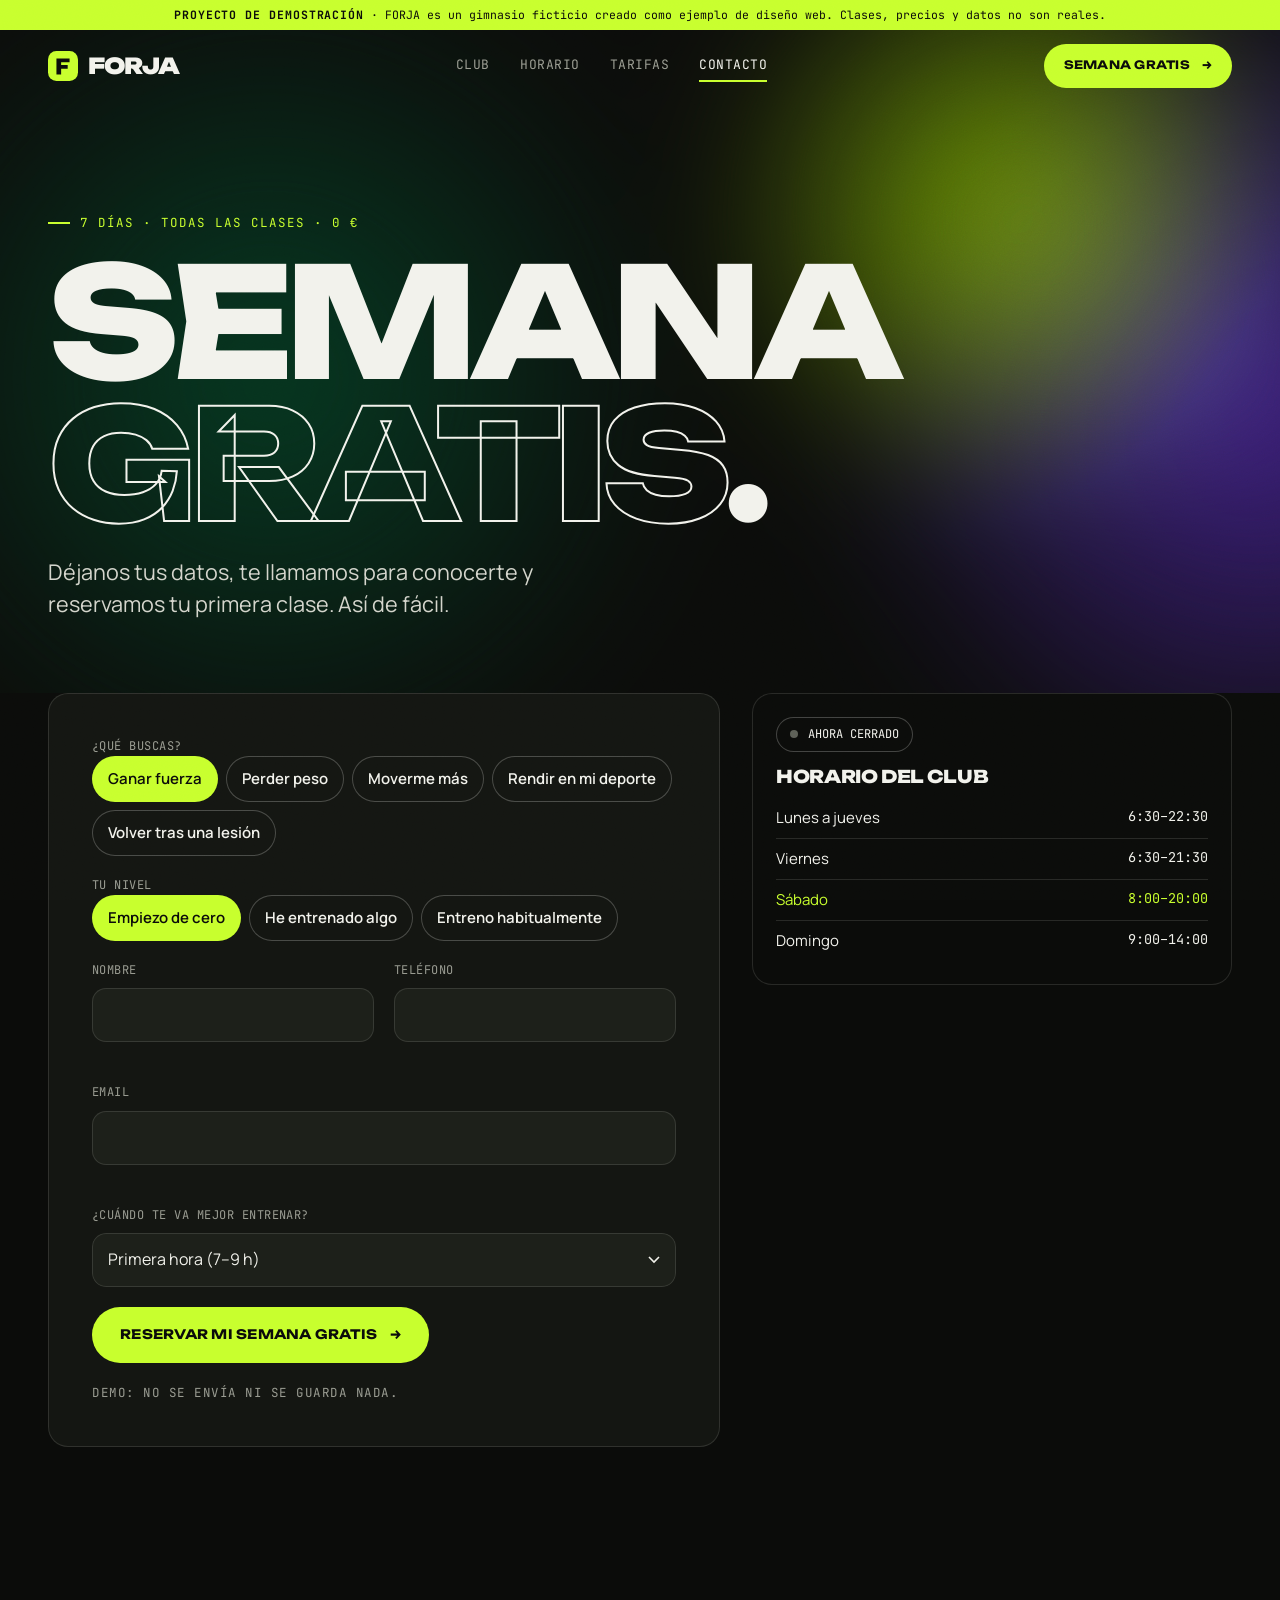
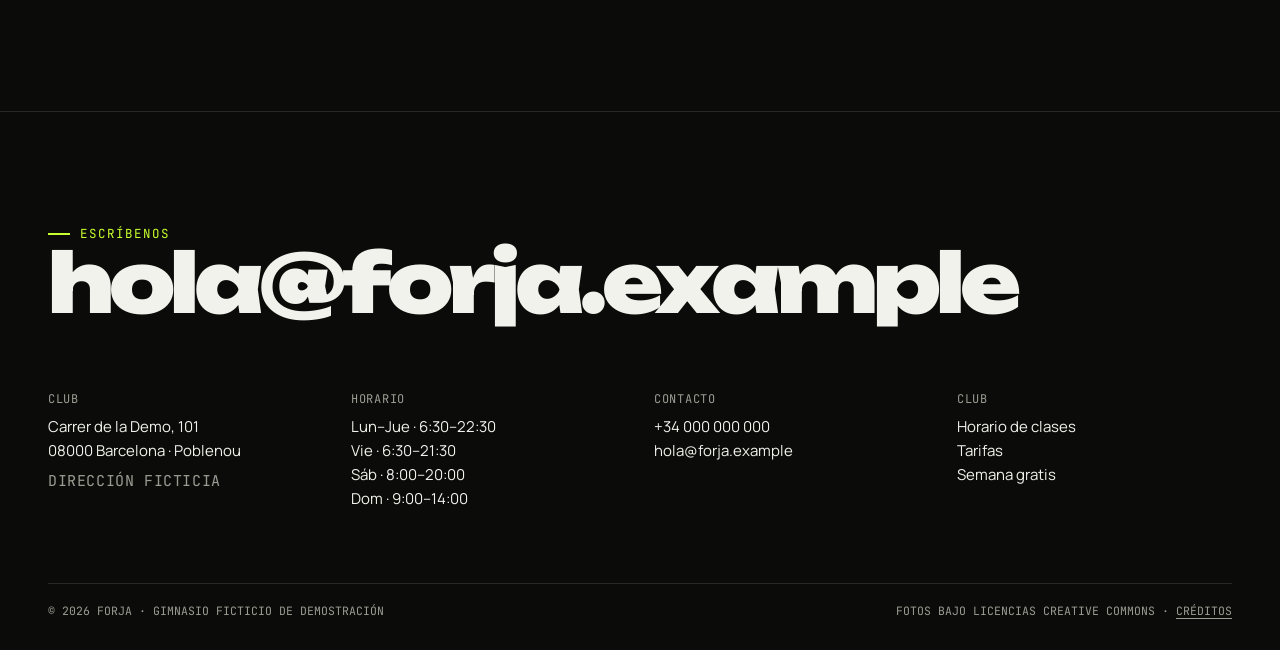
<file: prueba.html>
<!doctype html>
<html lang="es">
<head>
  <meta charset="utf-8">
  <meta name="viewport" content="width=device-width, initial-scale=1">
  <title>Primera semana gratis · FORJA Training Club</title>
  <meta name="description" content="Prueba FORJA gratis durante una semana: todas las clases, sin matrícula ni compromiso. Horario y contacto del club. (Web de demostración.)">
  <meta name="robots" content="noindex, nofollow">
  <meta name="theme-color" content="#0b0c0a">
  <link rel="icon" href="assets/img/favicon.svg" type="image/svg+xml">
  <link rel="preconnect" href="https://fonts.googleapis.com">
  <link rel="preconnect" href="https://fonts.gstatic.com" crossorigin>
  <link rel="stylesheet" href="https://fonts.googleapis.com/css2?family=JetBrains+Mono:wght@400;600&family=Manrope:wght@400;500;600;700&family=Unbounded:wght@600;700;800;900&display=swap">
  <link rel="stylesheet" href="styles.css?v=20260927">
  <script>document.documentElement.classList.add("js");setTimeout(function(){if(!window.__KB_OK)document.documentElement.classList.add("reveal-all");},3500);</script>
</head>
<body>
  <a class="skip-link" href="#main">Saltar al contenido</a>
  <div class="demo-bar" role="note"><span><b>Proyecto de demostración</b><span class="demo-long"> · FORJA es un gimnasio ficticio creado como ejemplo de diseño web. Clases, precios y datos no son reales.</span></span></div>
  <header class="nav" data-nav>
    <div class="nav-inner">
      <a class="logo" href="index.html" aria-label="FORJA, inicio"><svg class="logo-mark" viewBox="0 0 32 32" aria-hidden="true"><rect width="32" height="32" rx="9" fill="#c8ff2e"/><path d="M9 8h14v4h-9v3h7v4h-7v6H9z" fill="#0b0c0a"/></svg>Forja</a>
      <nav class="nav-links" aria-label="Principal">
        <a href="index.html">Club</a>
        <a href="horario.html">Horario</a>
        <a href="tarifas.html">Tarifas</a>
        <a href="prueba.html" aria-current="page">Contacto</a>
      </nav>
      <div class="nav-right">
        <a class="btn btn-small" href="prueba.html">Semana gratis <span class="ar">→</span></a>
        <button class="burger" type="button" aria-expanded="false" aria-controls="menu" aria-label="Abrir menú"><span></span><span></span></button>
      </div>
    </div>
  </header>
  <nav class="menu" id="menu" aria-hidden="true" aria-label="Menú móvil">
    <div>
      <a href="index.html">Club</a>
      <a href="horario.html">Horario</a>
      <a href="tarifas.html">Tarifas</a>
      <a href="prueba.html">Semana gratis</a>
    </div>
    <div class="menu-foot mono mute"><span>+34 000 000 000</span><span>hola@forja.example</span><span>Poblenou · Barcelona (dirección ficticia)</span></div>
  </nav>

  <main id="main">
    <header class="page-head">
      <div class="hero-glow" aria-hidden="true"></div>
      <div class="wrap">
        <p class="kicker">7 días · todas las clases · 0 €</p>
        <h1>Semana <span class="out">gratis</span>.</h1>
        <p class="lead">Déjanos tus datos, te llamamos para conocerte y reservamos tu primera clase. Así de fácil.</p>
      </div>
    </header>
    <div class="wrap split" style="padding-bottom:clamp(64px,9vw,120px)">
      <div class="form-card" data-reveal>
        <form class="form" data-demo-form novalidate>
          <fieldset class="field"><legend>¿Qué buscas?</legend><div class="opts"><input type="radio" id="g-fuerza" name="objetivo" value="fuerza" checked><label for="g-fuerza">Ganar fuerza</label><input type="radio" id="g-peso" name="objetivo" value="peso"><label for="g-peso">Perder peso</label><input type="radio" id="g-salud" name="objetivo" value="salud"><label for="g-salud">Moverme más</label><input type="radio" id="g-deporte" name="objetivo" value="deporte"><label for="g-deporte">Rendir en mi deporte</label><input type="radio" id="g-volver" name="objetivo" value="volver"><label for="g-volver">Volver tras una lesión</label></div></fieldset>
          <fieldset class="field"><legend>Tu nivel</legend><div class="opts"><input type="radio" id="l-cero" name="nivel" value="cero" checked><label for="l-cero">Empiezo de cero</label><input type="radio" id="l-algo" name="nivel" value="algo"><label for="l-algo">He entrenado algo</label><input type="radio" id="l-habitual" name="nivel" value="habitual"><label for="l-habitual">Entreno habitualmente</label></div></fieldset>
          <div class="form-row">
            <div class="field"><label for="nombre">Nombre</label><input id="nombre" name="nombre" autocomplete="name" required><span class="err" aria-live="polite"></span></div>
            <div class="field"><label for="tel">Teléfono</label><input id="tel" name="telefono" type="tel" autocomplete="tel" required><span class="err" aria-live="polite"></span></div>
          </div>
          <div class="field"><label for="email">Email</label><input id="email" name="email" type="email" autocomplete="email" required><span class="err" aria-live="polite"></span></div>
          <div class="field"><label for="franja">¿Cuándo te va mejor entrenar?</label><select id="franja" name="franja"><option>Primera hora (7–9 h)</option><option>Mediodía (13–15 h)</option><option>Tarde (18–21 h)</option><option>Fines de semana</option></select></div>
          <button class="btn" type="submit"><span data-btn-label>Reservar mi semana gratis</span> <span class="ar">→</span></button>
          <p class="mono mute">Demo: no se envía ni se guarda nada.</p>
        </form>
        <div class="success" data-success role="status" aria-live="polite">
          <p class="kicker">Hecho</p>
          <h2>Nos vemos<br>pronto, <span data-name></span>.</h2>
          <p class="lead">Te llamaríamos hoy para preparar tu primera semana con el objetivo de <b data-goal>ganar fuerza</b>.</p>
          <p class="mono mute">Esto es una demostración: la solicitud no se ha enviado.</p>
        </div>
      </div>
      <aside class="info">
        <div class="info-card" data-reveal>
          <p class="live" data-open-status style="margin-bottom:16px"><i></i><span class="label">Horario</span></p>
          <h2>Horario del club</h2>
          <ul class="hours">
            <li data-days="1 2 3 4"><span>Lunes a jueves</span><span>6:30–22:30</span></li>
            <li data-days="5"><span>Viernes</span><span>6:30–21:30</span></li>
            <li data-days="6"><span>Sábado</span><span>8:00–20:00</span></li>
            <li data-days="0"><span>Domingo</span><span>9:00–14:00</span></li>
          </ul>
        </div>
        <div class="info-card" data-reveal style="--d:80ms">
          <h2>Dónde estamos</h2>
          <p>Carrer de la Demo, 101<br>08000 Barcelona · Poblenou</p>
          <p class="mono mute" style="margin-top:8px">Dirección ficticia · web de demostración</p>
          <div class="duo" style="border-radius:14px;aspect-ratio:16/10;margin-top:16px"><img src="assets/img/press.webp" alt="Hombre haciendo press con barra en la sala" width="1024" height="768" loading="lazy" decoding="async"></div>
        </div>
        <div class="info-card" data-reveal style="--d:160ms">
          <h2>Contacto</h2>
          <p>+34 000 000 000<br>hola@forja.example</p>
        </div>
      </aside>
    </div>
  </main>

  <footer class="footer">
    <div class="wrap">
      <p class="kicker">Escríbenos</p>
      <a class="foot-mail" href="prueba.html"><span>hola@forja.example</span></a>
      <div class="foot-grid">
        <div><h2>Club</h2><p>Carrer de la Demo, 101<br>08000 Barcelona · Poblenou</p><p class="mono mute" style="margin-top:6px">Dirección ficticia</p></div>
        <div><h2>Horario</h2><ul><li>Lun–Jue · 6:30–22:30</li><li>Vie · 6:30–21:30</li><li>Sáb · 8:00–20:00</li><li>Dom · 9:00–14:00</li></ul></div>
        <div><h2>Contacto</h2><ul><li>+34 000 000 000</li><li>hola@forja.example</li></ul></div>
        <div><h2>Club</h2><ul><li><a href="horario.html">Horario de clases</a></li><li><a href="tarifas.html">Tarifas</a></li><li><a href="prueba.html">Semana gratis</a></li></ul></div>
      </div>
      <div class="foot-bottom"><span>© 2026 FORJA · Gimnasio ficticio de demostración</span><span>Fotos bajo licencias Creative Commons · <a href="creditos.html">Créditos</a></span></div>
    </div>
  </footer>
  <script defer src="lib/gsap.min.js?v=20260927"></script>
  <script defer src="lib/ScrollTrigger.min.js?v=20260927"></script>
  <script defer src="lib/manifest.js?v=20260927"></script>
  <script defer src="main.js?v=20260927"></script>
</body>
</html>
</file>
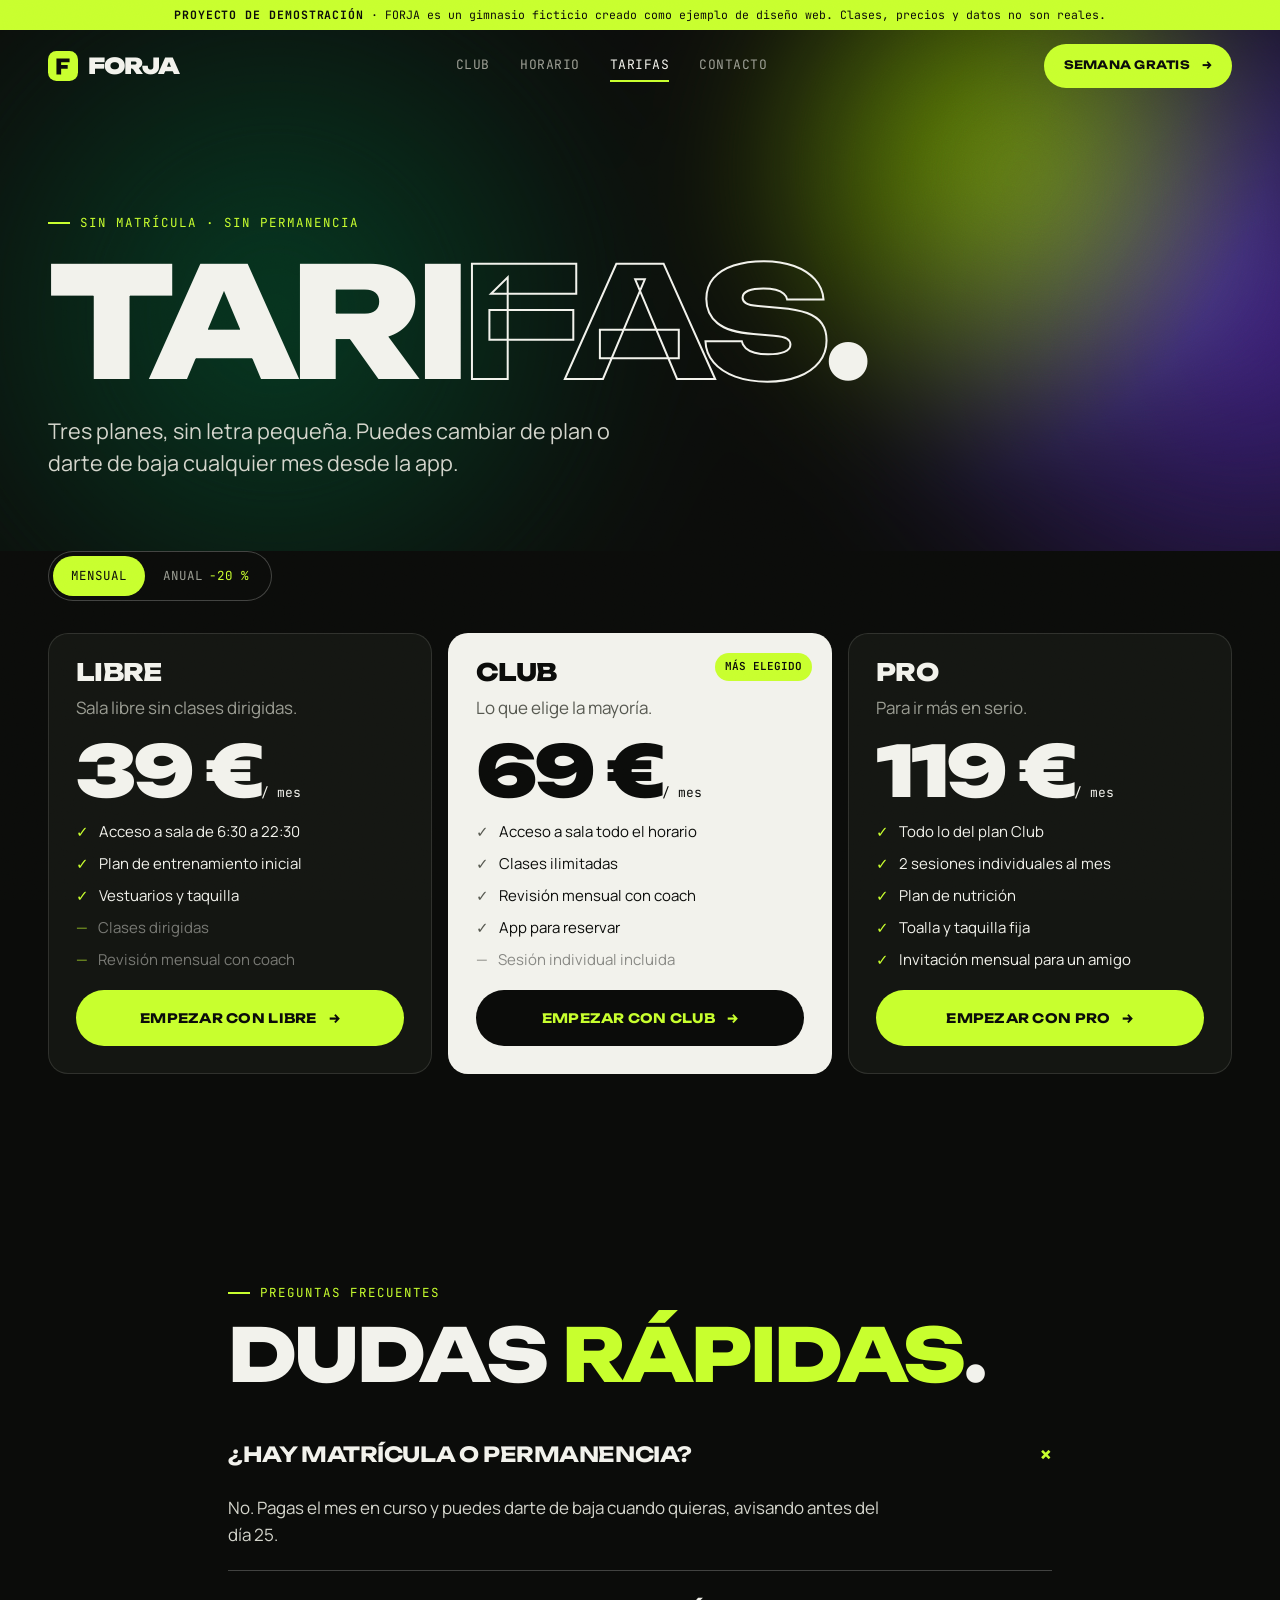
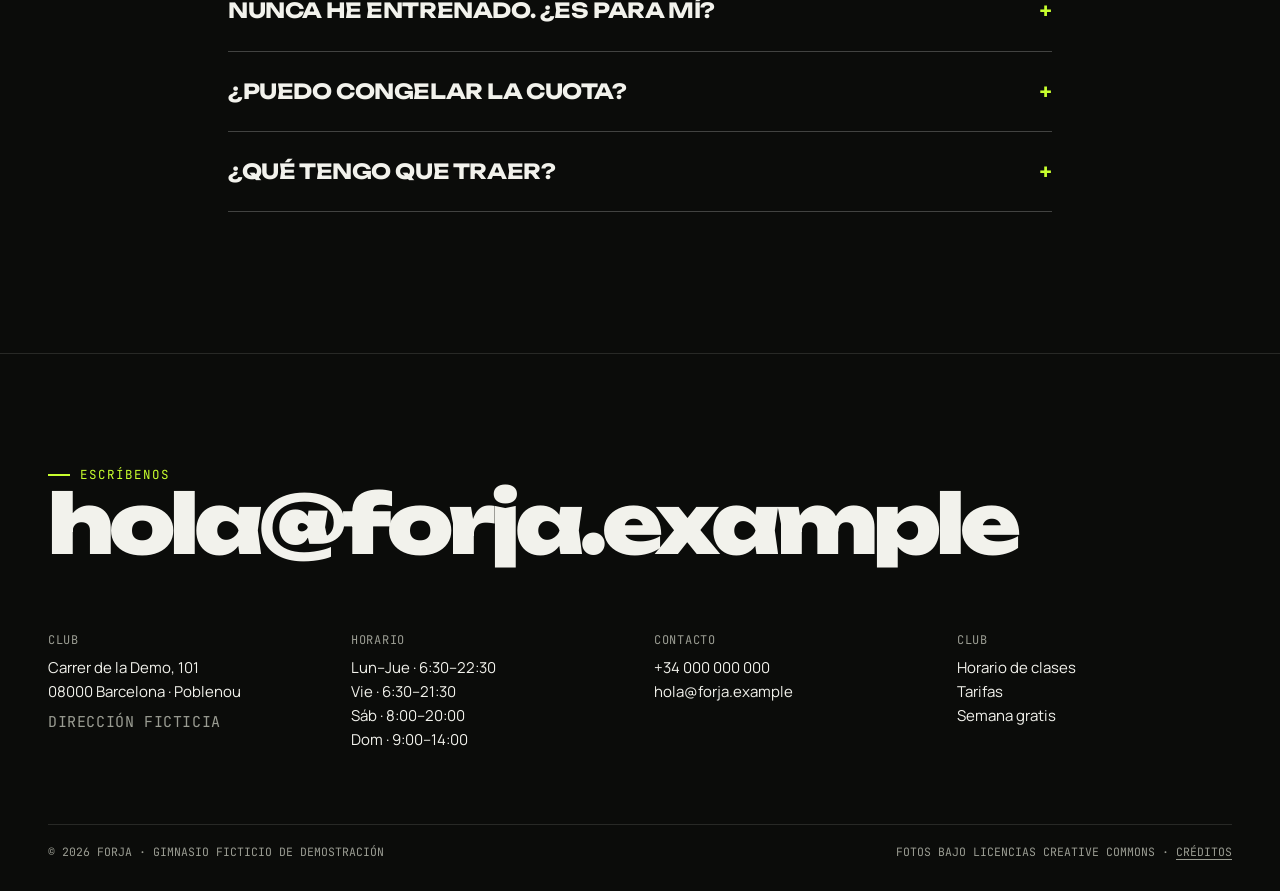
<file: tarifas.html>
<!doctype html>
<html lang="es">
<head>
  <meta charset="utf-8">
  <meta name="viewport" content="width=device-width, initial-scale=1">
  <title>Tarifas · FORJA Training Club</title>
  <meta name="description" content="Tarifas de FORJA: plan Libre, Club y Pro, sin matrícula ni permanencia y con primera semana gratis. (Web de demostración.)">
  <meta name="robots" content="noindex, nofollow">
  <meta name="theme-color" content="#0b0c0a">
  <link rel="icon" href="assets/img/favicon.svg" type="image/svg+xml">
  <link rel="preconnect" href="https://fonts.googleapis.com">
  <link rel="preconnect" href="https://fonts.gstatic.com" crossorigin>
  <link rel="stylesheet" href="https://fonts.googleapis.com/css2?family=JetBrains+Mono:wght@400;600&family=Manrope:wght@400;500;600;700&family=Unbounded:wght@600;700;800;900&display=swap">
  <link rel="stylesheet" href="styles.css?v=20260927">
  <script>document.documentElement.classList.add("js");setTimeout(function(){if(!window.__KB_OK)document.documentElement.classList.add("reveal-all");},3500);</script>
</head>
<body>
  <a class="skip-link" href="#main">Saltar al contenido</a>
  <div class="demo-bar" role="note"><span><b>Proyecto de demostración</b><span class="demo-long"> · FORJA es un gimnasio ficticio creado como ejemplo de diseño web. Clases, precios y datos no son reales.</span></span></div>
  <header class="nav" data-nav>
    <div class="nav-inner">
      <a class="logo" href="index.html" aria-label="FORJA, inicio"><svg class="logo-mark" viewBox="0 0 32 32" aria-hidden="true"><rect width="32" height="32" rx="9" fill="#c8ff2e"/><path d="M9 8h14v4h-9v3h7v4h-7v6H9z" fill="#0b0c0a"/></svg>Forja</a>
      <nav class="nav-links" aria-label="Principal">
        <a href="index.html">Club</a>
        <a href="horario.html">Horario</a>
        <a href="tarifas.html" aria-current="page">Tarifas</a>
        <a href="prueba.html">Contacto</a>
      </nav>
      <div class="nav-right">
        <a class="btn btn-small" href="prueba.html">Semana gratis <span class="ar">→</span></a>
        <button class="burger" type="button" aria-expanded="false" aria-controls="menu" aria-label="Abrir menú"><span></span><span></span></button>
      </div>
    </div>
  </header>
  <nav class="menu" id="menu" aria-hidden="true" aria-label="Menú móvil">
    <div>
      <a href="index.html">Club</a>
      <a href="horario.html">Horario</a>
      <a href="tarifas.html">Tarifas</a>
      <a href="prueba.html">Semana gratis</a>
    </div>
    <div class="menu-foot mono mute"><span>+34 000 000 000</span><span>hola@forja.example</span><span>Poblenou · Barcelona (dirección ficticia)</span></div>
  </nav>

  <main id="main">
    <header class="page-head">
      <div class="hero-glow" aria-hidden="true"></div>
      <div class="wrap">
        <p class="kicker">Sin matrícula · Sin permanencia</p>
        <h1>Tari<span class="out">fas</span>.</h1>
        <p class="lead">Tres planes, sin letra pequeña. Puedes cambiar de plan o darte de baja cualquier mes desde la app.</p>
      </div>
    </header>
    <section class="wrap" aria-label="Planes" style="padding-bottom:clamp(64px,9vw,120px)">
      <div class="billing" data-billing role="group" aria-label="Forma de pago">
        <span class="pill" aria-hidden="true"></span>
        <button type="button" data-mode="mensual" aria-pressed="true">Mensual</button>
        <button type="button" data-mode="anual" aria-pressed="false">Anual<em>−20 %</em></button>
      </div>
      <div class="plans">
        <article class="plan" data-reveal>
          <h3>Libre</h3><p class="mute" style="margin-top:-8px">Sala libre sin clases dirigidas.</p>
          <p class="price" data-price="39">39 €<small data-period> / mes</small></p>
          <ul><li>Acceso a sala de 6:30 a 22:30</li><li>Plan de entrenamiento inicial</li><li>Vestuarios y taquilla</li><li class="no">Clases dirigidas</li><li class="no">Revisión mensual con coach</li></ul>
          <a class="btn" href="prueba.html">Empezar con Libre <span class="ar">→</span></a>
        </article>
        <article class="plan hot" data-reveal>
          <span class="badge">Más elegido</span><h3>Club</h3><p class="mute" style="margin-top:-8px">Lo que elige la mayoría.</p>
          <p class="price" data-price="69">69 €<small data-period> / mes</small></p>
          <ul><li>Acceso a sala todo el horario</li><li>Clases ilimitadas</li><li>Revisión mensual con coach</li><li>App para reservar</li><li class="no">Sesión individual incluida</li></ul>
          <a class="btn" href="prueba.html">Empezar con Club <span class="ar">→</span></a>
        </article>
        <article class="plan" data-reveal>
          <h3>Pro</h3><p class="mute" style="margin-top:-8px">Para ir más en serio.</p>
          <p class="price" data-price="119">119 €<small data-period> / mes</small></p>
          <ul><li>Todo lo del plan Club</li><li>2 sesiones individuales al mes</li><li>Plan de nutrición</li><li>Toalla y taquilla fija</li><li>Invitación mensual para un amigo</li></ul>
          <a class="btn" href="prueba.html">Empezar con Pro <span class="ar">→</span></a>
        </article>
      </div>
      <div class="extras" data-reveal>
        <div><b>Bono 10 clases</b><span>120 €</span></div>
        <div><b>Sesión individual</b><span>45 €</span></div>
        <div><b>Estudiantes y +65</b><span>−15 %</span></div>
      </div>
    </section>
    <section class="section" style="padding-top:0" aria-labelledby="faq-t">
      <div class="wrap faq" style="max-width:920px">
        <p class="kicker">Preguntas frecuentes</p>
        <h2 id="faq-t" style="font-size:clamp(2.2rem,6vw,4.6rem);margin:18px 0 26px">Dudas <span class="lime">rápidas</span>.</h2>
        <details open><summary>¿Hay matrícula o permanencia?</summary><p class="ans">No. Pagas el mes en curso y puedes darte de baja cuando quieras, avisando antes del día 25.</p></details>
        <details><summary>Nunca he entrenado. ¿Es para mí?</summary><p class="ans">Sí. En la primera semana hacemos una valoración y adaptamos cada clase a tu nivel. La mitad de nuestros socios empezó desde cero.</p></details>
        <details><summary>¿Puedo congelar la cuota?</summary><p class="ans">Hasta dos meses al año por viaje, lesión o lo que necesites, sin coste.</p></details>
        <details><summary>¿Qué tengo que traer?</summary><p class="ans">Ropa cómoda, zapatillas y una botella de agua. Toallas, candados y guantes de box te los prestamos.</p></details>
      </div>
    </section>
  </main>

  <footer class="footer">
    <div class="wrap">
      <p class="kicker">Escríbenos</p>
      <a class="foot-mail" href="prueba.html"><span>hola@forja.example</span></a>
      <div class="foot-grid">
        <div><h2>Club</h2><p>Carrer de la Demo, 101<br>08000 Barcelona · Poblenou</p><p class="mono mute" style="margin-top:6px">Dirección ficticia</p></div>
        <div><h2>Horario</h2><ul><li>Lun–Jue · 6:30–22:30</li><li>Vie · 6:30–21:30</li><li>Sáb · 8:00–20:00</li><li>Dom · 9:00–14:00</li></ul></div>
        <div><h2>Contacto</h2><ul><li>+34 000 000 000</li><li>hola@forja.example</li></ul></div>
        <div><h2>Club</h2><ul><li><a href="horario.html">Horario de clases</a></li><li><a href="tarifas.html">Tarifas</a></li><li><a href="prueba.html">Semana gratis</a></li></ul></div>
      </div>
      <div class="foot-bottom"><span>© 2026 FORJA · Gimnasio ficticio de demostración</span><span>Fotos bajo licencias Creative Commons · <a href="creditos.html">Créditos</a></span></div>
    </div>
  </footer>
  <script defer src="lib/gsap.min.js?v=20260927"></script>
  <script defer src="lib/ScrollTrigger.min.js?v=20260927"></script>
  <script defer src="lib/manifest.js?v=20260927"></script>
  <script defer src="main.js?v=20260927"></script>
</body>
</html>
</file>
<file: styles.css>
/* =============================================================
   FORJA — Training Club · Poblenou, Barcelona
   Archetype: Mouse-reactive gradient (dark, huge type, one neon)
   ============================================================= */

/* 1. Tokens ---------------------------------------------------- */
:root {
  --bg:    #0b0c0a;
  --bg-2:  #141612;
  --bg-3:  #1d201a;
  --ink:   #f2f2ec;
  --mute:  #9a9c92;
  --dim:   #5d6057;
  --lime:  #c8ff2e;
  --lime-2:#9bd400;
  --violet:#6b3cff;
  --line:  rgba(242, 242, 236, 0.12);
  --line-2:rgba(242, 242, 236, 0.24);

  --display: "Unbounded", "Arial Black", system-ui, sans-serif;
  --sans:    "Manrope", "Segoe UI", system-ui, sans-serif;
  --mono:    "JetBrains Mono", ui-monospace, Consolas, monospace;

  --gutter: clamp(16px, 4vw, 48px);
  --maxw: 1360px;
  --demo-h: 30px;
  --nav-h: 72px;
  --r: 20px;
  --ease: cubic-bezier(0.16, 1, 0.3, 1);
}

/* 2. Reset & base ---------------------------------------------- */
*, *::before, *::after { box-sizing: border-box; margin: 0; padding: 0; }
html { -webkit-text-size-adjust: 100%; overflow-x: clip; scroll-behavior: smooth; scroll-padding-top: calc(var(--demo-h) + var(--nav-h) + 16px); background: var(--bg); }
body { font-family: var(--sans); font-size: 17px; line-height: 1.6; color: var(--ink); background: var(--bg); -webkit-font-smoothing: antialiased; overflow-x: clip; padding-top: var(--demo-h); }
img, svg { display: block; max-width: 100%; }
img { height: auto; }
button, input, select, textarea { font: inherit; color: inherit; }
button { cursor: pointer; border: 0; background: none; }
a { color: inherit; text-decoration: none; }
ul, ol { list-style: none; }
p { text-wrap: pretty; }
h1, h2, h3 { font-family: var(--display); font-weight: 800; line-height: .92; letter-spacing: -0.035em; text-transform: uppercase; text-wrap: balance; }
::selection { background: var(--lime); color: var(--bg); }
:focus-visible { outline: 2px solid var(--lime); outline-offset: 3px; }

/* Grain */
body::after {
  content: ""; position: fixed; inset: 0; z-index: 100; pointer-events: none; opacity: .07; mix-blend-mode: overlay;
  background-image: url("data:image/svg+xml;utf8,<svg xmlns='http://www.w3.org/2000/svg' width='180' height='180'><filter id='n'><feTurbulence type='fractalNoise' baseFrequency='.9' numOctaves='2' stitchTiles='stitch'/></filter><rect width='100%' height='100%' filter='url(%23n)'/></svg>");
}

/* 3. Utilities ------------------------------------------------- */
.skip-link { position: fixed; top: -100px; left: 1rem; z-index: 999; padding: .6rem 1rem; background: var(--lime); color: var(--bg); font-weight: 700; }
.skip-link:focus { top: 1rem; }
.sr-only { position: absolute; width: 1px; height: 1px; overflow: hidden; clip: rect(0 0 0 0); white-space: nowrap; }
.wrap { width: 100%; max-width: var(--maxw); margin-inline: auto; padding-inline: var(--gutter); }
.section { padding-block: clamp(72px, 11vw, 150px); }
.mono { font-family: var(--mono); font-size: 12.5px; letter-spacing: .04em; text-transform: uppercase; }
.mute { color: var(--mute); }
.lime { color: var(--lime); }
.kicker { font-family: var(--mono); font-size: 12.5px; letter-spacing: .08em; text-transform: uppercase; color: var(--lime); display: inline-flex; align-items: center; gap: 10px; }
.kicker::before { content: ""; width: 22px; height: 2px; background: var(--lime); }
.lead { font-size: clamp(1.1rem, 1.8vw, 1.35rem); color: #d4d5cc; max-width: 46ch; line-height: 1.5; }

.btn {
  position: relative; display: inline-flex; align-items: center; justify-content: center; gap: 12px;
  min-height: 56px; padding: 0 28px; border-radius: 999px; overflow: hidden; isolation: isolate;
  font-family: var(--display); font-size: 13px; font-weight: 700; letter-spacing: .02em; text-transform: uppercase;
  background: var(--lime); color: var(--bg); transition: transform .4s var(--ease), color .3s;
}
.btn::before { content: ""; position: absolute; inset: 0; z-index: -1; background: var(--ink); transform: translateY(101%); transition: transform .45s var(--ease); border-radius: inherit; }
.btn:hover::before, .btn:focus-visible::before { transform: none; }
.btn:active { transform: scale(.97); }
.btn-ghost { background: transparent; color: var(--ink); box-shadow: inset 0 0 0 1.5px var(--line-2); }
.btn-ghost::before { background: var(--lime); }
.btn-ghost:hover { color: var(--bg); }
.btn-small { min-height: 44px; padding: 0 20px; font-size: 11.5px; }
.btn .ar { transition: transform .4s var(--ease); }
.btn:hover .ar { transform: translateX(4px); }

/* Demo bar */
.demo-bar { position: fixed; inset: 0 0 auto 0; z-index: 90; height: var(--demo-h); display: flex; align-items: center; justify-content: center; padding: 0 12px; background: var(--lime); color: var(--bg); font-family: var(--mono); font-size: 11.5px; white-space: nowrap; overflow: hidden; }
.demo-bar > span { overflow: hidden; text-overflow: ellipsis; }
.demo-bar b { font-weight: 700; letter-spacing: .08em; text-transform: uppercase; }
.demo-long { display: none; }
@media (min-width: 720px) { .demo-long { display: inline; } }

/* 4. Nav ------------------------------------------------------- */
.nav { position: fixed; left: 0; right: 0; top: var(--demo-h); z-index: 50; height: var(--nav-h); transition: background .4s, border-color .4s; border-bottom: 1px solid transparent; }
.nav.is-scrolled { background: rgba(11, 12, 10, .82); border-bottom-color: var(--line); }
@supports (backdrop-filter: blur(10px)) { .nav.is-scrolled { background: rgba(11,12,10,.6); backdrop-filter: blur(14px); -webkit-backdrop-filter: blur(14px); } }
.nav-inner { height: 100%; max-width: var(--maxw); margin-inline: auto; padding-inline: var(--gutter); display: flex; align-items: center; justify-content: space-between; gap: 20px; }
.logo { display: inline-flex; align-items: center; gap: 10px; font-family: var(--display); font-weight: 900; font-size: 22px; letter-spacing: -.04em; text-transform: uppercase; }
.logo-mark { width: 30px; height: 30px; }
.nav-links { display: none; gap: 30px; font-family: var(--mono); font-size: 13px; text-transform: uppercase; letter-spacing: .04em; }
.nav-links a { position: relative; padding: 6px 0; color: var(--mute); transition: color .3s; }
.nav-links a:hover, .nav-links a[aria-current="page"] { color: var(--ink); }
.nav-links a[aria-current="page"]::after { content: ""; position: absolute; left: 0; right: 0; bottom: 0; height: 2px; background: var(--lime); }
.nav-right { display: flex; align-items: center; gap: 12px; }
.nav-right .btn { display: none; }
.burger { width: 48px; height: 48px; border-radius: 50%; display: grid; place-content: center; gap: 6px; box-shadow: inset 0 0 0 1.5px var(--line-2); }
.burger span { width: 20px; height: 2px; background: var(--ink); transition: transform .4s var(--ease); }
.burger[aria-expanded="true"] span:nth-child(1) { transform: translateY(4px) rotate(45deg); }
.burger[aria-expanded="true"] span:nth-child(2) { transform: translateY(-4px) rotate(-45deg); }
.menu { position: fixed; inset: 0; z-index: 49; background: var(--bg); padding: calc(var(--demo-h) + var(--nav-h) + 20px) var(--gutter) 30px; display: flex; flex-direction: column; justify-content: space-between; clip-path: circle(0 at calc(100% - 44px) 66px); visibility: hidden; transition: clip-path .7s var(--ease), visibility 0s .7s; }
.menu.is-open { clip-path: circle(150% at calc(100% - 44px) 66px); visibility: visible; transition: clip-path .7s var(--ease), visibility 0s; }
.menu a { display: block; padding: 10px 0; font-family: var(--display); font-weight: 800; font-size: clamp(2.4rem, 12vw, 3.6rem); text-transform: uppercase; letter-spacing: -.04em; line-height: 1; border-bottom: 1px solid var(--line); }
.menu a:hover { color: var(--lime); }
.menu-foot { display: grid; gap: 4px; }

/* 5. HERO — mouse-reactive gradient ----------------------------- */
.hero { position: relative; min-height: calc(100svh - var(--demo-h)); padding-top: calc(var(--nav-h) + 30px); padding-bottom: 36px; display: flex; flex-direction: column; justify-content: flex-end; overflow: hidden; isolation: isolate; }
.hero-glow { position: absolute; inset: -20%; z-index: -2; pointer-events: none;
  background:
    radial-gradient(circle at var(--mx, 70%) var(--my, 40%), rgba(200, 255, 46, .55) 0, transparent 22%),
    radial-gradient(circle at calc(var(--mx, 70%) + 14%) calc(var(--my, 40%) + 18%), rgba(107, 60, 255, .5) 0, transparent 26%),
    radial-gradient(circle at calc(100% - var(--mx, 70%)) calc(100% - var(--my, 40%)), rgba(20, 90, 60, .55) 0, transparent 30%);
  filter: blur(60px) saturate(140%);
}
.hero-grid-bg { position: absolute; inset: 0; z-index: -1; pointer-events: none; opacity: .5;
  background-image: linear-gradient(var(--line) 1px, transparent 1px), linear-gradient(90deg, var(--line) 1px, transparent 1px);
  background-size: 64px 64px; -webkit-mask-image: radial-gradient(circle at 50% 60%, #000 20%, transparent 75%); mask-image: radial-gradient(circle at 50% 60%, #000 20%, transparent 75%); }
.hero-title { font-size: clamp(2.6rem, 14.8vw, 11.6rem); line-height: .86; letter-spacing: -.055em; }
.hero-title .row { display: block; overflow: hidden; padding-top: .14em; margin-top: -.14em; padding-bottom: .04em; }
.hero-title .row > span { display: inline-block; }
.js .hero-title .row > span { transform: translateY(105%) rotate(4deg); transform-origin: 0 100%; transition: transform 1.1s var(--ease); transition-delay: var(--d, 0ms); }
.js .is-loaded .hero-title .row > span { transform: none; }
.hero-title .out { color: transparent; -webkit-text-stroke: 2px var(--ink); }
.hero-title .lime { color: var(--lime); }
.hero-foot { margin-top: clamp(28px, 4vw, 48px); display: grid; gap: 24px; align-items: end; }
.hero-actions { display: flex; flex-wrap: wrap; gap: 12px; }
.live { display: inline-flex; align-items: center; gap: 10px; padding: 8px 14px; border-radius: 999px; box-shadow: inset 0 0 0 1px var(--line-2); font-family: var(--mono); font-size: 12px; text-transform: uppercase; }
.live i { width: 8px; height: 8px; border-radius: 50%; background: var(--dim); }
.live.is-open i { background: var(--lime); box-shadow: 0 0 0 0 rgba(200,255,46,.6); animation: ping 1.8s infinite; }
@keyframes ping { 70% { box-shadow: 0 0 0 10px rgba(200,255,46,0); } 100% { box-shadow: 0 0 0 0 rgba(200,255,46,0); } }

/* Duotone photos (lime / black), full colour on hover */
.duo { position: relative; overflow: hidden; background: var(--lime); }
.duo img { width: 100%; height: 100%; object-fit: cover; filter: grayscale(1) contrast(1.25) brightness(.95); mix-blend-mode: multiply; transition: filter .6s var(--ease), transform 1.2s var(--ease), mix-blend-mode 0s .1s; }
.duo:hover img, .is-open .duo img { filter: none; mix-blend-mode: normal; transform: scale(1.04); }

/* 6. Manifesto ------------------------------------------------- */
.manifesto p.big { font-family: var(--display); font-weight: 700; font-size: clamp(1.7rem, 4.2vw, 3.4rem); line-height: 1.08; letter-spacing: -.035em; text-transform: none; max-width: 22ch; }
.manifesto p.big .w { color: var(--dim); transition: color .4s; }
.manifesto p.big .w.on { color: var(--ink); }
.manifesto p.big .w.hl.on { color: var(--lime); }
.manifesto-row { display: grid; gap: 40px; align-items: end; }
.manifesto-img { aspect-ratio: 4 / 5; border-radius: var(--r); max-width: 420px; }

/* 7. Disciplines — expanding rows ----------------------------- */
.disc { border-top: 1px solid var(--line-2); }
.d-row { border-bottom: 1px solid var(--line-2); }
.d-head { width: 100%; display: grid; grid-template-columns: 44px 1fr auto; align-items: center; gap: 14px; padding: 22px 0; text-align: left; transition: padding .5s var(--ease), color .2s, background .2s; }
.d-head .n { font-family: var(--mono); font-size: 13px; color: var(--mute); }
.d-head h3 { font-size: clamp(2rem, 6.4vw, 5.6rem); letter-spacing: -.05em; transition: color .25s; }
.d-head .pl { width: 44px; height: 44px; border-radius: 50%; box-shadow: inset 0 0 0 1.5px var(--line-2); position: relative; flex: none; transition: transform .5s var(--ease), background .3s; }
.d-head .pl::before, .d-head .pl::after { content: ""; position: absolute; left: 50%; top: 50%; width: 14px; height: 2px; background: currentColor; transform: translate(-50%, -50%); }
.d-head .pl::after { transform: translate(-50%, -50%) rotate(90deg); }
.d-head:hover { padding-left: 14px; }
.d-head:hover h3 { color: var(--lime); }
.d-row.is-open .d-head h3 { color: var(--lime); }
.d-row.is-open .pl { transform: rotate(135deg); background: var(--lime); color: var(--bg); box-shadow: none; }
.d-body { display: grid; grid-template-rows: 0fr; transition: grid-template-rows .6s var(--ease); }
.d-row.is-open .d-body { grid-template-rows: 1fr; }
.d-body > div { overflow: hidden; }
.d-inner { display: grid; gap: 22px; padding: 0 0 32px 58px; }
.d-inner .duo { aspect-ratio: 16 / 10; border-radius: 14px; }
.d-inner p { color: #d4d5cc; max-width: 48ch; }
.d-tags { display: flex; flex-wrap: wrap; gap: 8px; margin-top: 14px; }
.d-tags span { font-family: var(--mono); font-size: 11.5px; text-transform: uppercase; padding: 6px 10px; border-radius: 999px; box-shadow: inset 0 0 0 1px var(--line-2); }
.no-js .d-body { grid-template-rows: 1fr; }

/* 8. Stats ----------------------------------------------------- */
.stats { display: grid; grid-template-columns: 1fr 1fr; gap: 1px; background: var(--line); border: 1px solid var(--line); border-radius: var(--r); overflow: hidden; }
.stat { background: var(--bg); padding: clamp(22px, 3vw, 36px); }
.stat b { display: block; font-family: var(--display); font-weight: 900; font-size: clamp(2.6rem, 6vw, 5rem); line-height: .9; letter-spacing: -.05em; }
.stat b sup { font-size: .45em; vertical-align: top; color: var(--lime); }
.stat span { display: block; margin-top: 12px; color: var(--mute); font-size: 14.5px; max-width: 22ch; }

/* 9. Photo strip ---------------------------------------------- */
.strip { display: grid; grid-template-columns: repeat(2, 1fr); gap: 10px; }
.strip .duo { border-radius: 14px; aspect-ratio: 3 / 4; }
.strip .duo:nth-child(2) { transform: translateY(28px); }

/* 10. Coaches -------------------------------------------------- */
.coaches { display: grid; gap: 1px; background: var(--line); border-block: 1px solid var(--line); }
.coach { background: var(--bg); display: grid; grid-template-columns: 56px 1fr; gap: 16px; align-items: center; padding: 18px 0; }
.coach .av { width: 56px; height: 56px; border-radius: 50%; display: grid; place-items: center; font-family: var(--display); font-weight: 800; background: var(--bg-3); color: var(--lime); box-shadow: inset 0 0 0 1px var(--line-2); }
.coach b { font-family: var(--display); font-size: 1.05rem; text-transform: uppercase; letter-spacing: -.02em; display: block; }
.coach span { color: var(--mute); font-size: 14px; }

/* 11. Big CTA -------------------------------------------------- */
.cta { position: relative; overflow: hidden; border-radius: calc(var(--r) * 1.4); padding: clamp(36px, 7vw, 96px) clamp(24px, 5vw, 72px); background: var(--lime); color: var(--bg); display: grid; gap: 24px; isolation: isolate; }
.cta h2 { font-size: clamp(2.8rem, 9vw, 8rem); letter-spacing: -.055em; }
.cta p { max-width: 44ch; font-size: 1.1rem; }
.cta .btn { background: var(--bg); color: var(--lime); justify-self: start; }
.cta .btn::before { background: var(--ink); }
.cta .btn:hover { color: var(--bg); }
.cta-ring { position: absolute; right: -14%; bottom: -30%; width: min(52vw, 520px); aspect-ratio: 1; z-index: -1; opacity: .22; }
.cta-ring text { font-family: var(--display); font-weight: 800; font-size: 22px; letter-spacing: 2px; fill: var(--bg); }
.cta-ring g { transform-origin: 50% 50%; animation: spin 26s linear infinite; }
@keyframes spin { to { transform: rotate(360deg); } }

/* 12. Page head ------------------------------------------------ */
.page-head { position: relative; padding-top: calc(var(--nav-h) + clamp(48px, 8vw, 110px)); padding-bottom: clamp(36px, 6vw, 72px); overflow: hidden; isolation: isolate; }
.page-head h1 { font-size: clamp(3.2rem, 12vw, 10rem); letter-spacing: -.055em; margin: 18px 0 22px; }
.page-head h1 .out { color: transparent; -webkit-text-stroke: 2px var(--ink); }
.page-head .hero-glow { inset: -40% -20% -20%; }

/* 13. Horario -------------------------------------------------- */
.days { display: flex; gap: 6px; overflow-x: auto; overflow-y: visible; scrollbar-width: none; padding: 4px 0 18px; position: sticky; top: calc(var(--demo-h) + var(--nav-h)); z-index: 20; background: var(--bg); }
.days::-webkit-scrollbar { display: none; }
.days button { flex: none; min-width: 74px; padding: 10px 14px; border-radius: 14px; box-shadow: inset 0 0 0 1px var(--line-2); text-align: left; transition: background .25s, color .25s; }
.days button b { display: block; font-family: var(--display); font-size: 1.1rem; text-transform: uppercase; letter-spacing: -.02em; }
.days button span { font-family: var(--mono); font-size: 11px; color: var(--mute); text-transform: uppercase; }
.days button[aria-selected="true"] { background: var(--lime); color: var(--bg); box-shadow: none; }
.days button[aria-selected="true"] span { color: rgba(11,12,10,.65); }
.chips { display: flex; flex-wrap: wrap; gap: 8px; margin-bottom: 22px; }
.chips button { padding: 8px 14px; border-radius: 999px; font-family: var(--mono); font-size: 12px; text-transform: uppercase; box-shadow: inset 0 0 0 1px var(--line-2); color: var(--mute); transition: all .25s; }
.chips button[aria-pressed="true"] { color: var(--bg); background: var(--ink); box-shadow: none; }
.slots { border-top: 1px solid var(--line-2); }
.slot { display: grid; grid-template-columns: 70px 1fr; gap: 6px 16px; align-items: center; padding: 18px 0; border-bottom: 1px solid var(--line); }
.slot[hidden] { display: none; }
.slot .t { font-family: var(--mono); font-size: 15px; font-weight: 600; }
.slot .t small { display: block; color: var(--mute); font-size: 11.5px; font-weight: 400; }
.slot h3 { font-size: clamp(1.2rem, 2.4vw, 1.7rem); letter-spacing: -.03em; }
.slot .meta { font-size: 14px; color: var(--mute); margin-top: 4px; }
.cap { grid-column: 2; display: flex; align-items: center; gap: 12px; }
.cap .bar { flex: 1; max-width: 180px; height: 6px; border-radius: 99px; background: var(--bg-3); overflow: hidden; }
.cap .bar i { display: block; height: 100%; background: var(--lime); border-radius: inherit; transition: width .6s var(--ease); }
.cap .bar i.full { background: #ff5c3a; }
.cap .left { font-family: var(--mono); font-size: 12px; color: var(--mute); white-space: nowrap; }
.book { grid-column: 2; justify-self: start; min-height: 42px; padding: 0 18px; border-radius: 999px; font-family: var(--display); font-size: 11.5px; font-weight: 700; text-transform: uppercase; box-shadow: inset 0 0 0 1.5px var(--lime); color: var(--lime); transition: background .25s, color .25s, transform .3s var(--ease); }
.book:hover { background: var(--lime); color: var(--bg); }
.book.is-booked { background: var(--lime); color: var(--bg); }
.book:disabled { box-shadow: inset 0 0 0 1.5px var(--line-2); color: var(--dim); cursor: not-allowed; background: none; }
.empty-day { padding: 40px 0; color: var(--mute); display: none; }
.empty-day.is-visible { display: block; }
.toast { visibility: hidden; position: fixed; left: 50%; bottom: 24px; z-index: 80; transform: translate(-50%, 140%); padding: 14px 20px; border-radius: 14px; background: var(--ink); color: var(--bg); font-weight: 600; font-size: 15px; box-shadow: 0 20px 50px rgba(0,0,0,.4); transition: transform .5s var(--ease); max-width: calc(100vw - 32px); }
.toast.is-visible { visibility: visible; transform: translate(-50%, 0); }

/* 14. Tarifas -------------------------------------------------- */
.billing { display: inline-flex; padding: 5px; border-radius: 999px; box-shadow: inset 0 0 0 1px var(--line-2); margin-bottom: 32px; position: relative; }
.billing button { position: relative; z-index: 1; padding: 10px 18px; border-radius: 999px; font-family: var(--mono); font-size: 12.5px; text-transform: uppercase; color: var(--mute); transition: color .3s; }
.billing button[aria-pressed="true"] { color: var(--bg); }
.billing .pill { position: absolute; z-index: 0; top: 5px; bottom: 5px; border-radius: 999px; background: var(--lime); transition: transform .45s var(--ease), width .45s var(--ease); }
.billing em { font-style: normal; color: var(--lime); margin-left: 6px; }
.billing button[aria-pressed="true"] em { color: var(--bg); }
.plans { display: grid; gap: 16px; }
.plan { position: relative; border-radius: var(--r); padding: 28px; background: var(--bg-2); box-shadow: inset 0 0 0 1px var(--line); display: flex; flex-direction: column; gap: 18px; transition: transform .5s var(--ease), box-shadow .3s; }
.plan:hover { transform: translateY(-6px); box-shadow: inset 0 0 0 1px var(--line-2); }
.plan.hot { background: var(--ink); color: var(--bg); }
.plan.hot .mute, .plan.hot li::before { color: #55574f; }
.plan .badge { position: absolute; top: 20px; right: 20px; padding: 5px 10px; border-radius: 999px; background: var(--lime); color: var(--bg); font-family: var(--mono); font-size: 11px; text-transform: uppercase; font-weight: 600; }
.plan h3 { font-size: 1.5rem; letter-spacing: -.03em; }
.price { font-family: var(--display); font-weight: 900; font-size: clamp(3rem, 6vw, 4.4rem); line-height: .9; letter-spacing: -.06em; }
.price small { font-family: var(--mono); font-weight: 400; font-size: 13px; letter-spacing: 0; }
.plan ul { display: grid; gap: 8px; font-size: 15px; }
.plan li { display: flex; gap: 10px; }
.plan li::before { content: "✓"; color: var(--lime); font-weight: 700; }
.plan li.no { opacity: .45; }
.plan li.no::before { content: "—"; }
.plan .btn { margin-top: auto; }
.plan.hot .btn { background: var(--bg); color: var(--lime); }
.plan.hot .btn::before { background: var(--lime); }
.plan.hot .btn:hover { color: var(--bg); }
.extras { display: grid; gap: 1px; background: var(--line); border: 1px solid var(--line); border-radius: var(--r); overflow: hidden; margin-top: 16px; }
.extras > div { background: var(--bg); padding: 20px 24px; display: flex; justify-content: space-between; gap: 16px; align-items: baseline; }
.extras b { font-family: var(--display); font-size: 1.05rem; text-transform: uppercase; letter-spacing: -.02em; }
.extras span { font-family: var(--mono); font-size: 14px; white-space: nowrap; }
.faq details { border-bottom: 1px solid var(--line-2); }
.faq summary { list-style: none; cursor: pointer; display: flex; justify-content: space-between; align-items: center; gap: 16px; padding: 22px 0; font-family: var(--display); font-size: clamp(1rem, 2vw, 1.3rem); font-weight: 700; text-transform: uppercase; letter-spacing: -.02em; }
.faq summary::-webkit-details-marker { display: none; }
.faq summary::after { content: "+"; font-family: var(--mono); font-size: 22px; color: var(--lime); transition: transform .4s var(--ease); }
.faq details[open] summary::after { transform: rotate(45deg); }
.faq .ans { padding-bottom: 22px; color: #d4d5cc; max-width: 68ch; }

/* 15. Forms ---------------------------------------------------- */
.form-card { border-radius: var(--r); background: var(--bg-2); box-shadow: inset 0 0 0 1px var(--line); padding: clamp(22px, 4vw, 44px); }
.form { display: grid; gap: 20px; }
.form[hidden] { display: none; }
.form-row { display: grid; gap: 20px; }
.field { display: grid; gap: 8px; }
.field > label, .field legend { font-family: var(--mono); font-size: 12px; text-transform: uppercase; letter-spacing: .04em; color: var(--mute); }
.field input, .field select, .field textarea { width: 100%; min-height: 54px; padding: 12px 16px; border-radius: 14px; border: 0; background: var(--bg-3); box-shadow: inset 0 0 0 1px var(--line); font-size: 16px; -webkit-appearance: none; appearance: none; transition: box-shadow .25s; }
.field select { padding-right: 44px; background-image: url("data:image/svg+xml;utf8,<svg xmlns='http://www.w3.org/2000/svg' width='12' height='8'><path d='M1 1l5 5 5-5' fill='none' stroke='%23f2f2ec' stroke-width='1.6'/></svg>"); background-repeat: no-repeat; background-position: right 16px center; }
.field input:focus, .field select:focus, .field textarea:focus { outline: none; box-shadow: inset 0 0 0 2px var(--lime); }
.field.is-invalid input { box-shadow: inset 0 0 0 2px #ff5c3a; }
.field .err { font-size: 13px; color: #ff7a5c; min-height: 1em; }
fieldset.field { border: 0; }
.opts { display: flex; flex-wrap: wrap; gap: 8px; }
.opts input { position: absolute; opacity: 0; pointer-events: none; }
.opts label { padding: 11px 16px; border-radius: 999px; box-shadow: inset 0 0 0 1px var(--line-2); font-weight: 600; font-size: 15px; cursor: pointer; transition: all .2s; }
.opts input:checked + label { background: var(--lime); color: var(--bg); box-shadow: none; }
.opts input:focus-visible + label { outline: 2px solid var(--lime); outline-offset: 2px; }
.form .btn { justify-self: start; }
.form.is-sending .btn { opacity: .6; pointer-events: none; }
.success { display: none; gap: 14px; }
.success.is-visible { display: grid; }
.success h2 { font-size: clamp(2.2rem, 6vw, 4rem); }
.success h2 span { color: var(--lime); }
.info { display: grid; gap: 16px; align-content: start; }
.info-card { border-radius: var(--r); padding: 24px; box-shadow: inset 0 0 0 1px var(--line); }
.info-card h2 { font-size: 1.1rem; margin-bottom: 14px; letter-spacing: -.02em; }
.hours li { display: flex; justify-content: space-between; gap: 12px; padding: 8px 0; border-bottom: 1px solid var(--line); font-size: 15px; }
.hours li:last-child { border-bottom: 0; }
.hours li span:last-child { font-family: var(--mono); font-size: 13.5px; }
.hours li.is-today { color: var(--lime); }
.split { display: grid; gap: 24px; align-items: start; }

/* Credits */
.credits li { padding: 18px 0; border-bottom: 1px solid var(--line); display: grid; gap: 4px; font-size: 14.5px; }
.credits strong { font-family: var(--display); text-transform: uppercase; letter-spacing: -.02em; }
.credits a { color: var(--lime); }

/* 16. Footer --------------------------------------------------- */
.footer { border-top: 1px solid var(--line); padding-top: clamp(56px, 8vw, 110px); }
.foot-mail { display: block; font-family: var(--display); font-weight: 900; font-size: clamp(1.4rem, 6.4vw, 6.2rem); letter-spacing: -.06em; line-height: .95; text-transform: lowercase; overflow-wrap: anywhere; }
.foot-mail span { background-image: linear-gradient(var(--lime), var(--lime)); background-size: 0 .08em; background-repeat: no-repeat; background-position: 0 92%; transition: background-size .6s var(--ease), color .3s; }
.foot-mail:hover span { background-size: 100% .08em; color: var(--lime); }
.foot-grid { display: grid; grid-template-columns: 1fr 1fr; gap: 28px; padding-block: clamp(40px, 6vw, 72px); }
.foot-grid h2 { font-family: var(--mono); font-size: 12px; font-weight: 400; color: var(--mute); text-transform: uppercase; letter-spacing: .06em; margin-bottom: 10px; }
.foot-grid p, .foot-grid li { font-size: 15px; }
.foot-grid a:hover { color: var(--lime); }
.foot-bottom { display: flex; flex-wrap: wrap; justify-content: space-between; gap: 10px; padding: 18px 0 30px; border-top: 1px solid var(--line); font-family: var(--mono); font-size: 11.5px; color: var(--mute); text-transform: uppercase; }
.foot-bottom a { text-decoration: underline; text-underline-offset: 3px; }

/* 17. Reveal --------------------------------------------------- */
.js [data-reveal] { opacity: 0; transform: translateY(30px); transition: opacity .9s var(--ease), transform 1.1s var(--ease); transition-delay: var(--d, 0ms); }
.js [data-reveal].is-revealed { opacity: 1; transform: none; }
.reveal-all [data-reveal], .reveal-all .hero-title .row > span { opacity: 1 !important; transform: none !important; }
.reveal[data-split] { opacity: 1; transform: none; }
@view-transition { navigation: auto; }

/* 18. Responsive ----------------------------------------------- */
@media (min-width: 540px) {
  .form-row { grid-template-columns: 1fr 1fr; }
  .strip { grid-template-columns: repeat(4, 1fr); }
  .coaches { grid-template-columns: 1fr 1fr; }
  .coach { padding: 18px 20px 18px 0; }
}
@media (min-width: 720px) {
  .hero-title { font-size: clamp(2.6rem, 11.6vw, 11.6rem); }
  .stats { grid-template-columns: repeat(4, 1fr); }
  .hero-foot { grid-template-columns: 1fr auto; }
  .d-inner { grid-template-columns: 1.1fr 1fr; align-items: center; }
  .plans { grid-template-columns: repeat(3, 1fr); }
  .extras { grid-template-columns: repeat(3, 1fr); }
  .foot-grid { grid-template-columns: repeat(4, 1fr); }
  .slot { grid-template-columns: 90px 1fr auto auto; gap: 24px; }
  .cap, .book { grid-column: auto; }
  .cap { min-width: 200px; }
}
@media (min-width: 960px) {
  .nav-links { display: flex; }
  .nav-right .btn { display: inline-flex; }
  .burger, .menu { display: none; }
  .manifesto-row { grid-template-columns: 1fr auto; gap: 80px; }
  .coaches { grid-template-columns: repeat(4, 1fr); }
  .split { grid-template-columns: 1.4fr 1fr; gap: 32px; }
}

/* 19. Reduced motion — only intrusive bits -------------------- */
@media (prefers-reduced-motion: reduce) {
  html { scroll-behavior: auto; }
  .cta-ring g { animation: none; }
  .live.is-open i { animation: none; }
}
</file>
